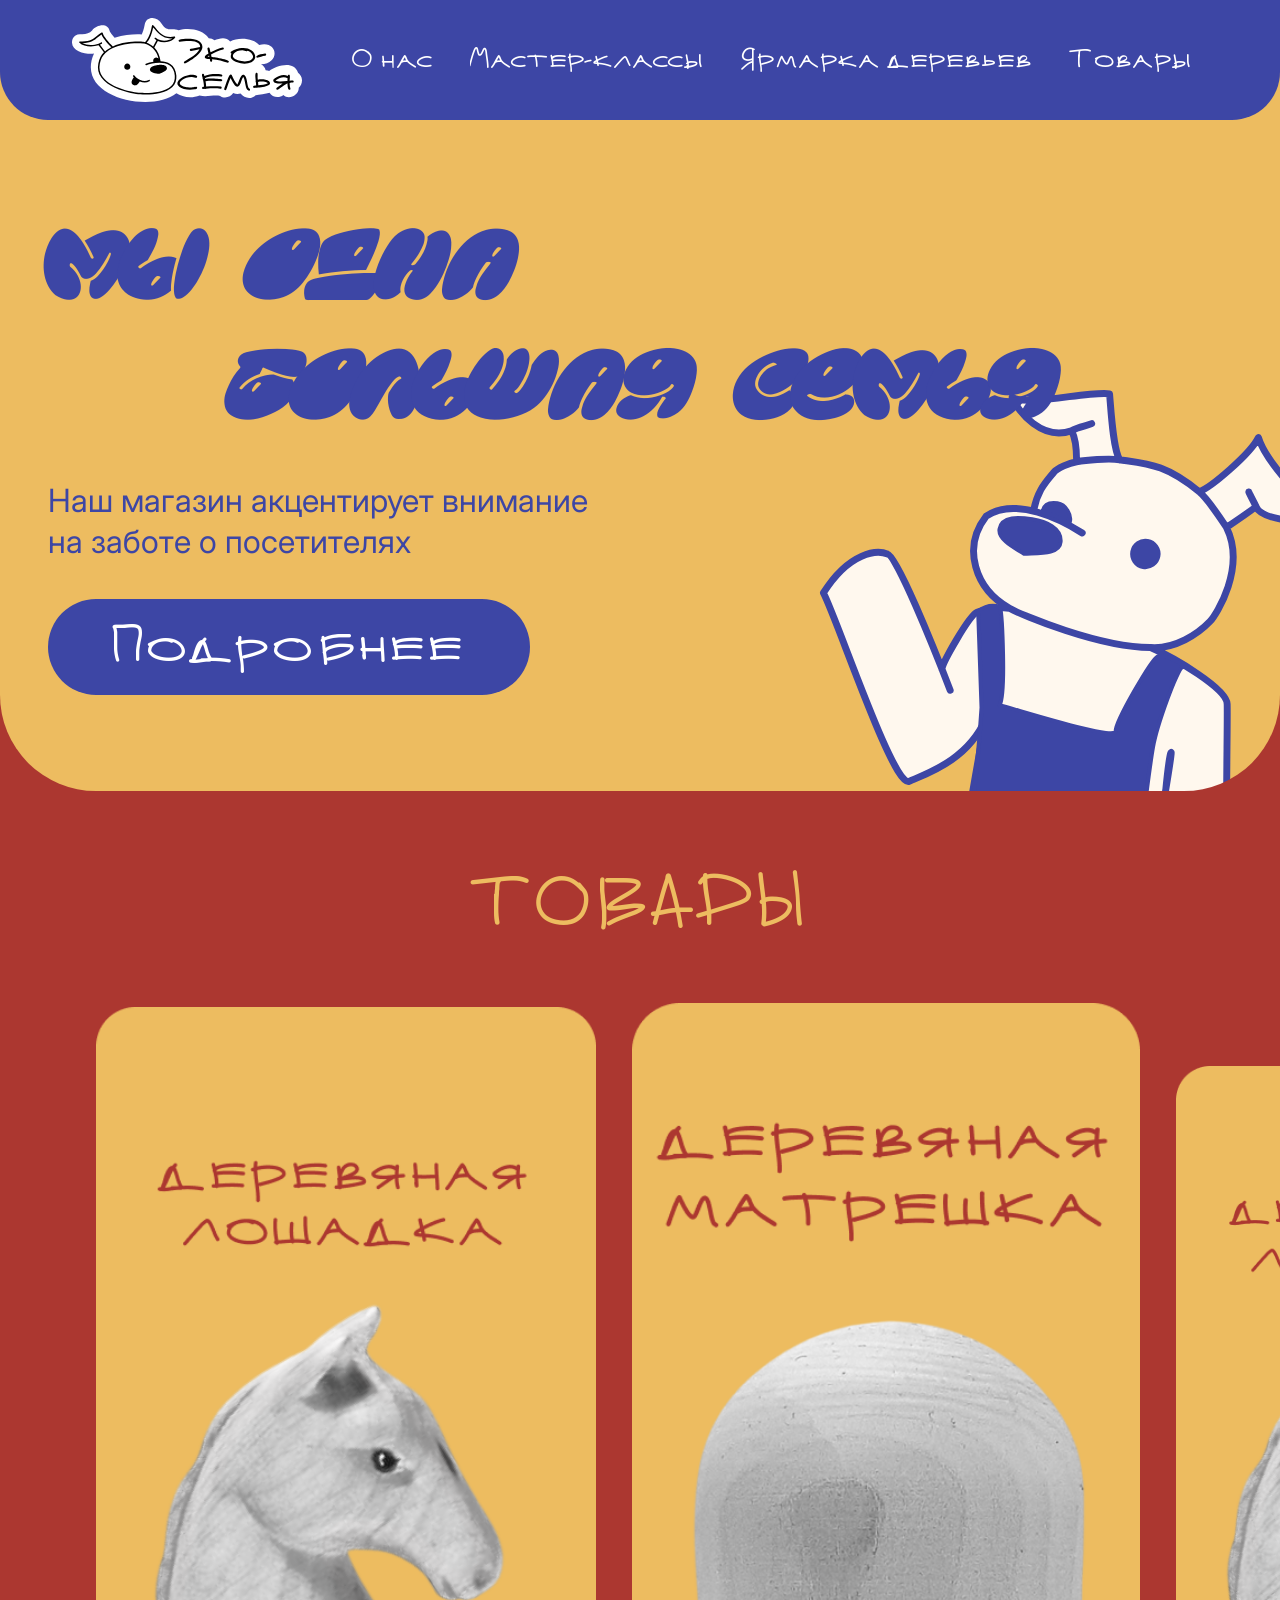
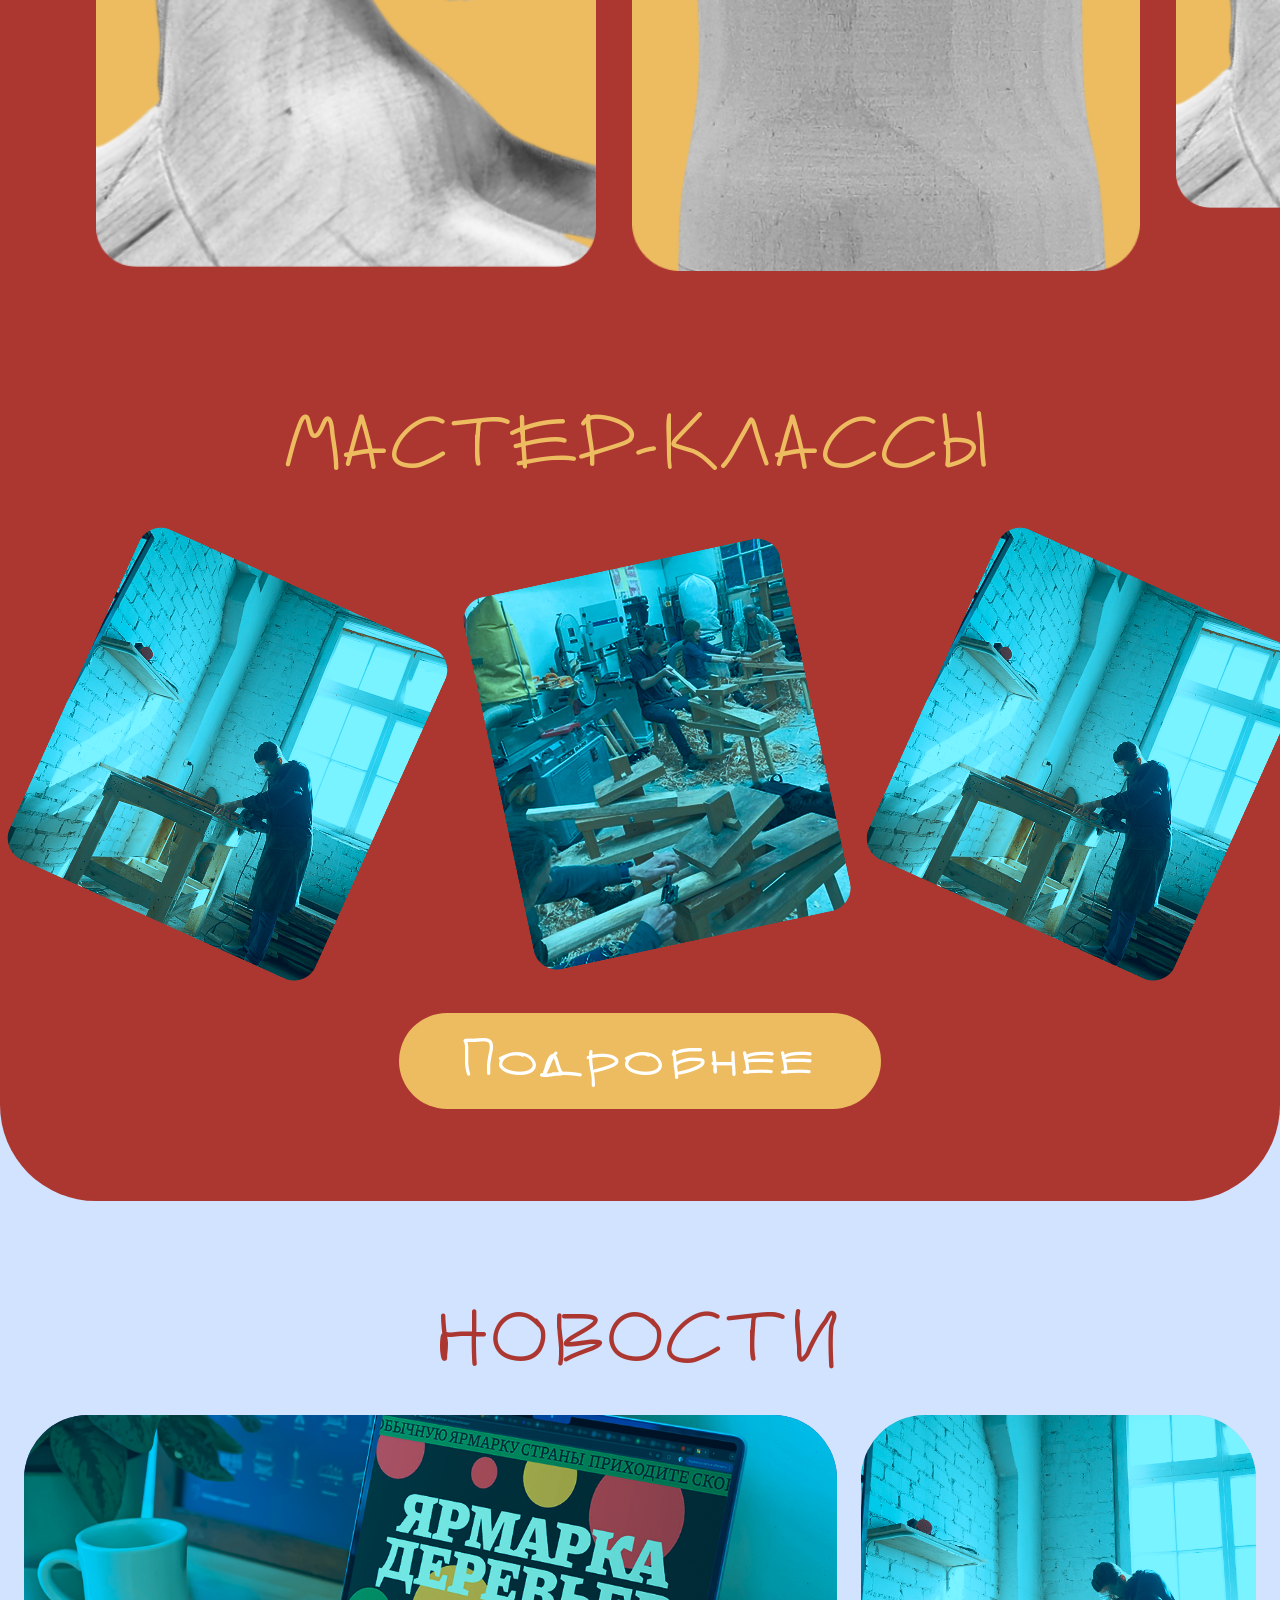
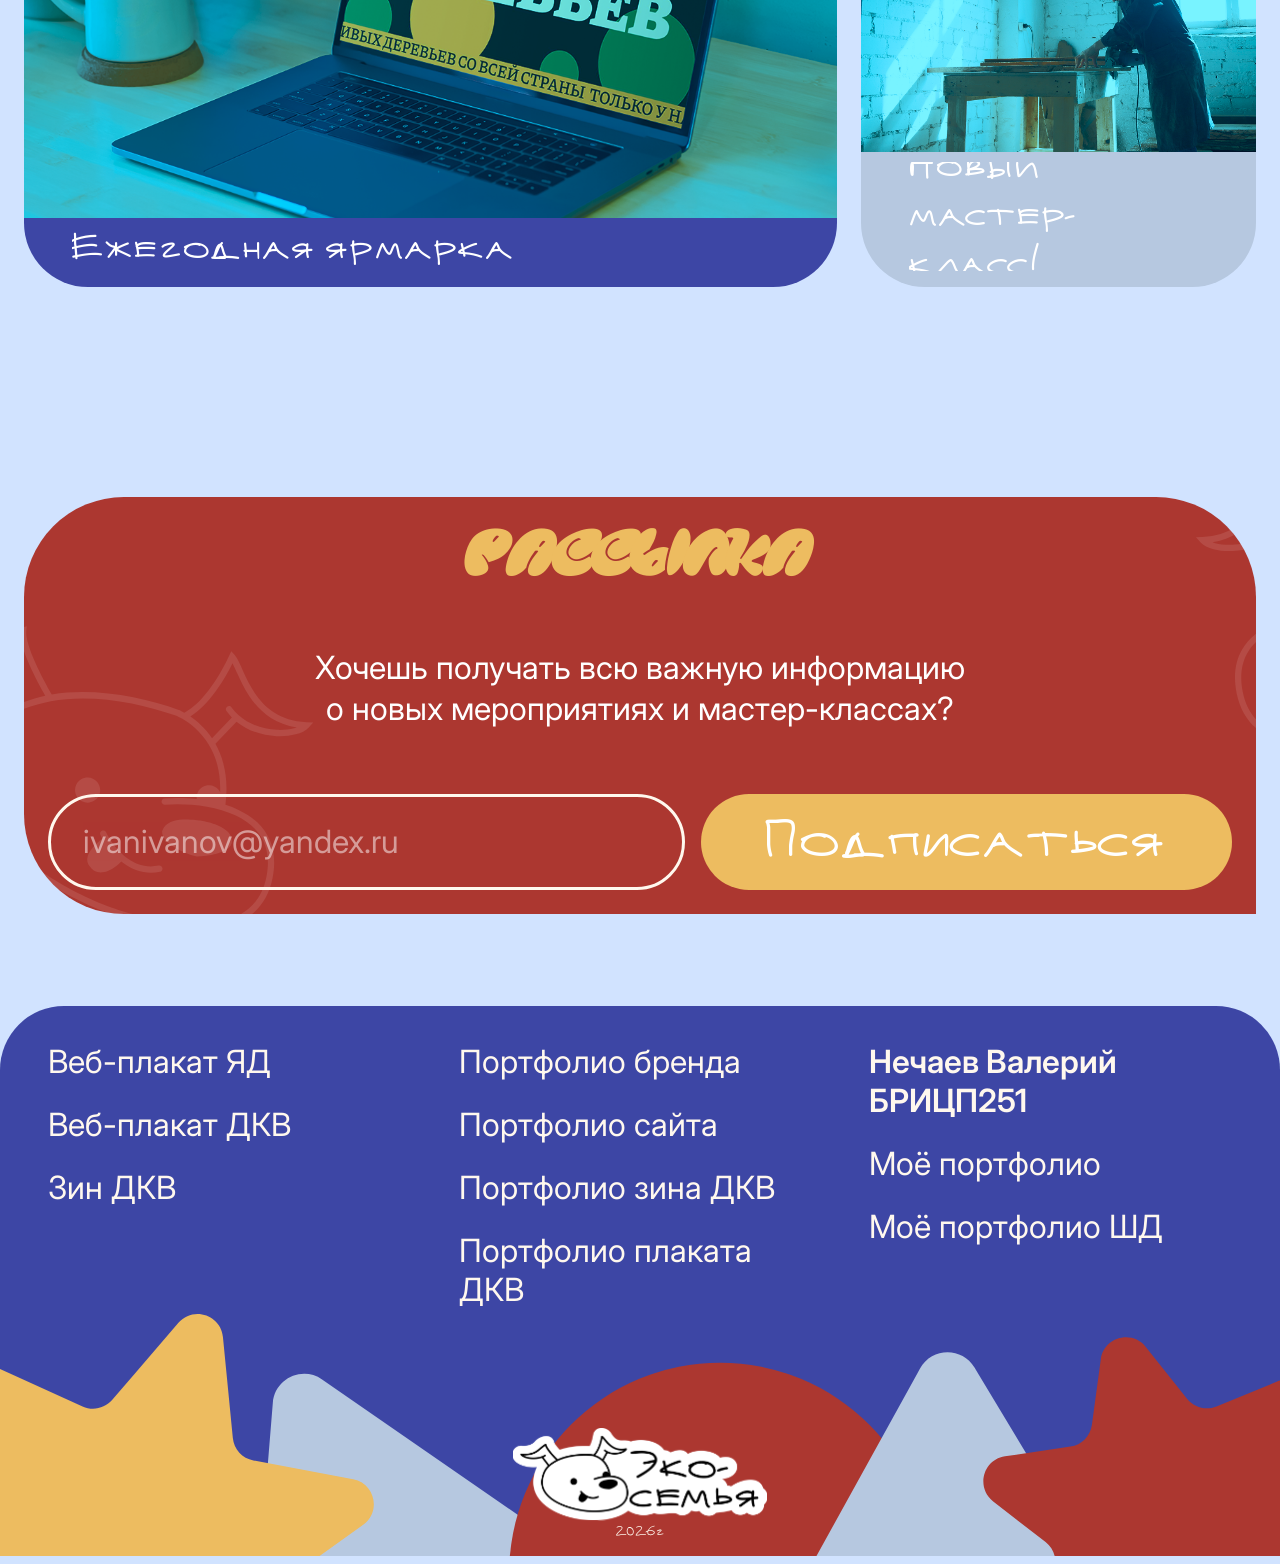
<file: index.html>
<!doctype html>
<html lang="en">
  <head>
    <meta charset="UTF-8" />
    <meta name="viewport" content="width=device-width, initial-scale=1.0" />
    <link rel="stylesheet" href="styles/styles.css" />
    <link rel="icon" href="assets/img/Favicon.png" type="image/png" />
    <title>Эко-семья</title>
  </head>
  <body>
    <main>
      <div class="firstFrame">
        <div
          style="background-image: url(&quot;assets/img/titleMain.svg&quot;)"
          class="titleFrame"
        >
          <div class="titleText">
            <h1>Мы одна</h1>
            <h1 style="text-align: center">большая семья</h1>
          </div>
          <div class="titleAbout">
            <p>
              Наш магазин акцентирует внимание <br />
              на&nbsp;заботе о&nbsp;посетителях
            </p>
            <button class="blue" role="link" data-href="aboutUs.html">
              <h3>Подробнее</h3>
            </button>
          </div>
        </div>
        <div class="subTitleFrame">
          <div class="infoBlock">
            <h2>Товары</h2>
            <div class="productsRoller">
              <a class="card" data-js="productCard" href="products.html"
                ><img src="assets\img\toyCard.png"
              /></a>
              <a class="card" data-js="productCard" href="products.html"
                ><img src="assets\img\toyCard2.png"
              /></a>
              <a class="card" data-js="productCard" href="products.html"
                ><img src="assets\img\toyCard.png"
              /></a>
              <a class="card" data-js="productCard" href="products.html"
                ><img src="assets\img\toyCard2.png"
              /></a>
              <a class="card" data-js="productCard" href="products.html"
                ><img src="assets\img\toyCard.png"
              /></a>
              <a class="card" data-js="productCard" href="products.html"
                ><img src="assets\img\toyCard2.png"
              /></a>
              <a class="card" data-js="productCard" href="products.html"
                ><img src="assets\img\toyCard.png"
              /></a>
            </div>
          </div>
          <div class="infoBlock">
            <h2>Мастер-классы</h2>
            <div class="trail">
              <div class="animFrame">
                <img class="mc" src="assets/img/mastersclasses.png" />
                <img class="mc" src="assets/img/mastersclasses.png" />
              </div>
            </div>
            <button class="yellow" role="link" data-href="masterСlasses.html">
              <h3>Подробнее</h3>
            </button>
          </div>
        </div>
      </div>
      <div class="secondFrame">
        <div class="infoBlock">
          <h2 style="color: #ac3730">Новости</h2>
          <div class="news">
            <a class="efNews" href="entFair.html">
              <img src="assets/img/efnews.png" alt="" />
              <div class="newsName"><p>Ежегодная ярмарка</p></div></a
            >
            <a class="mcNews" href="masterСlasses.html">
              <img src="assets/img/mcnews.png" alt="" />
              <div class="newsName"><p>Новый мастер-класс!</p></div>
            </a>
          </div>
        </div>
        <div class="infoBlock">
          <div class="formMessage">
            <h2>Рассылка</h2>
            <p>
              Хочешь получать всю важную информацию о&nbsp;новых мероприятиях
              и&nbsp;мастер-классах?
            </p>
            <div class="formButtons">
              <input type="text" placeholder="ivanivanov@yandex.ru" />
              <button class="yellow" role="link" data-href="form.html">
                <h3>Подписаться</h3>
              </button>
            </div>
          </div>
        </div>
      </div>
    </main>
    <script src="scripts/main.js"></script>
    <script src="scripts/productCards.js"></script>
  </body>
</html>
</file>
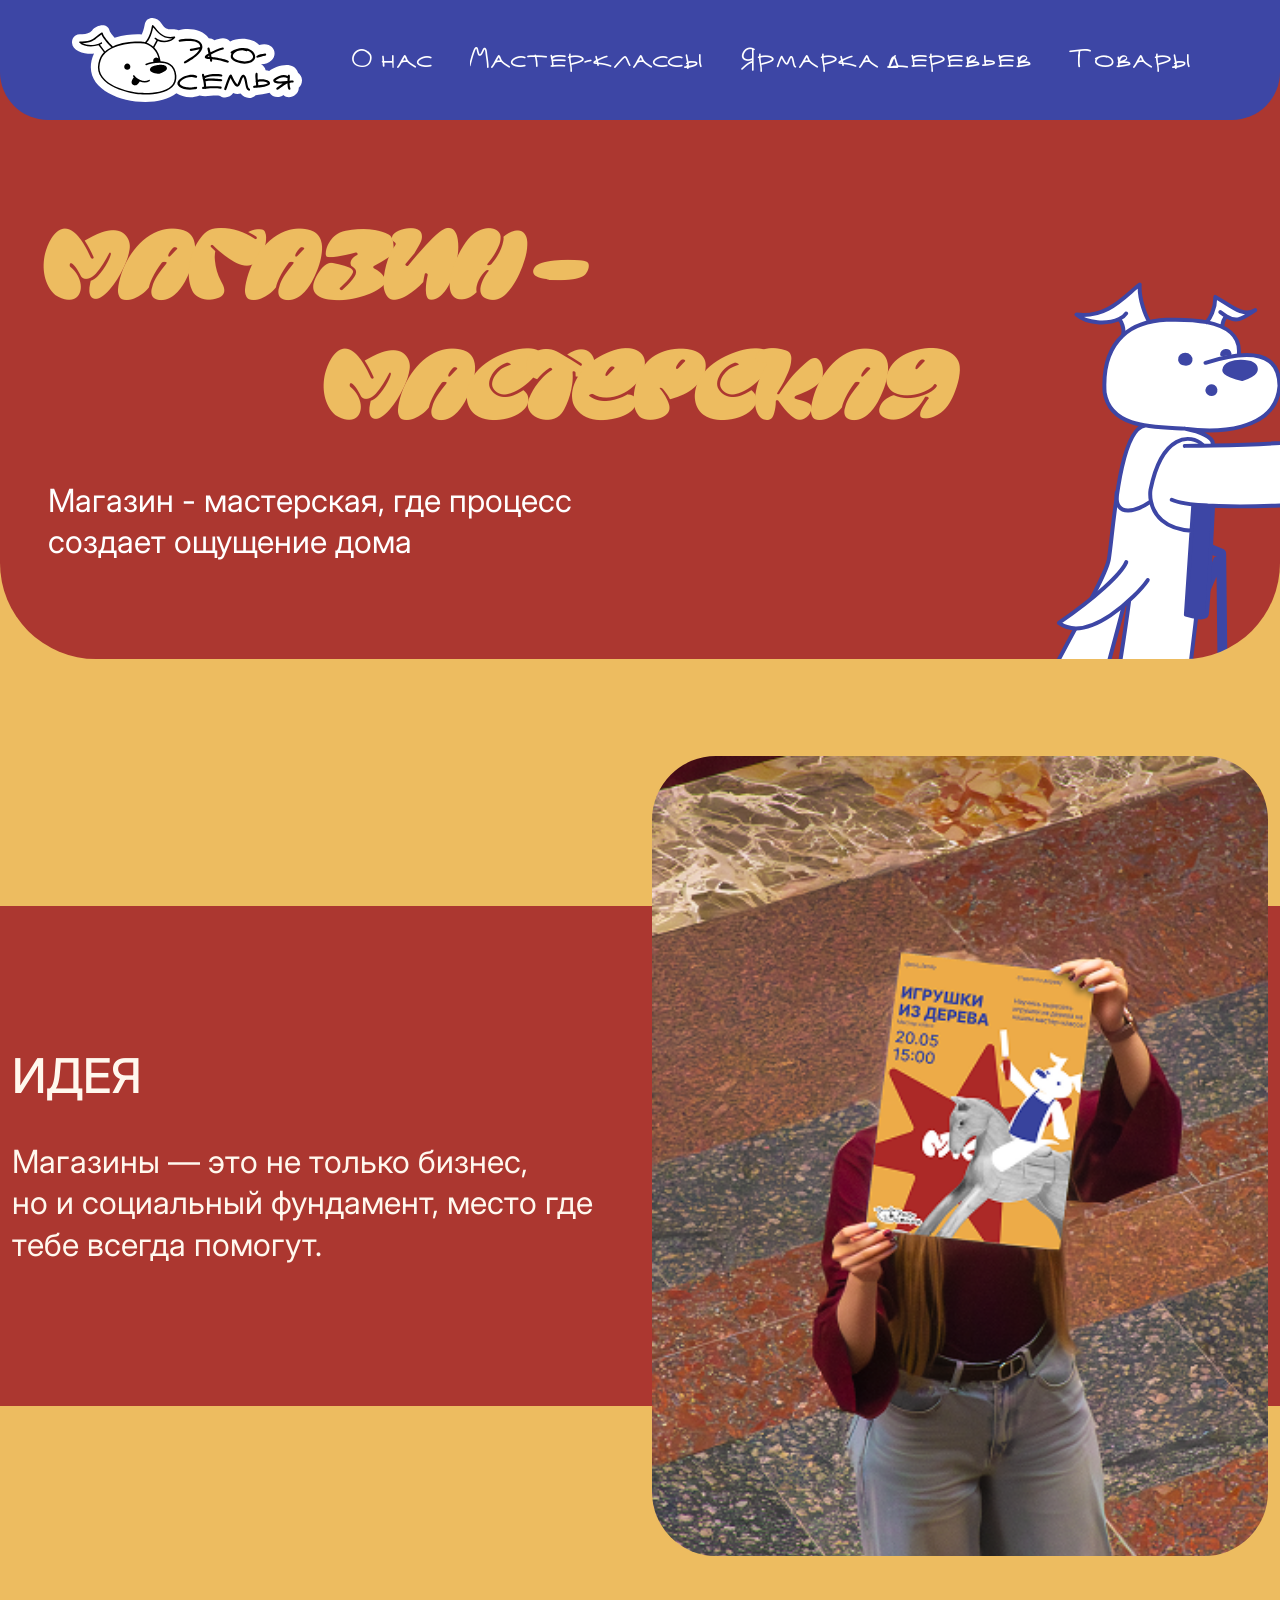
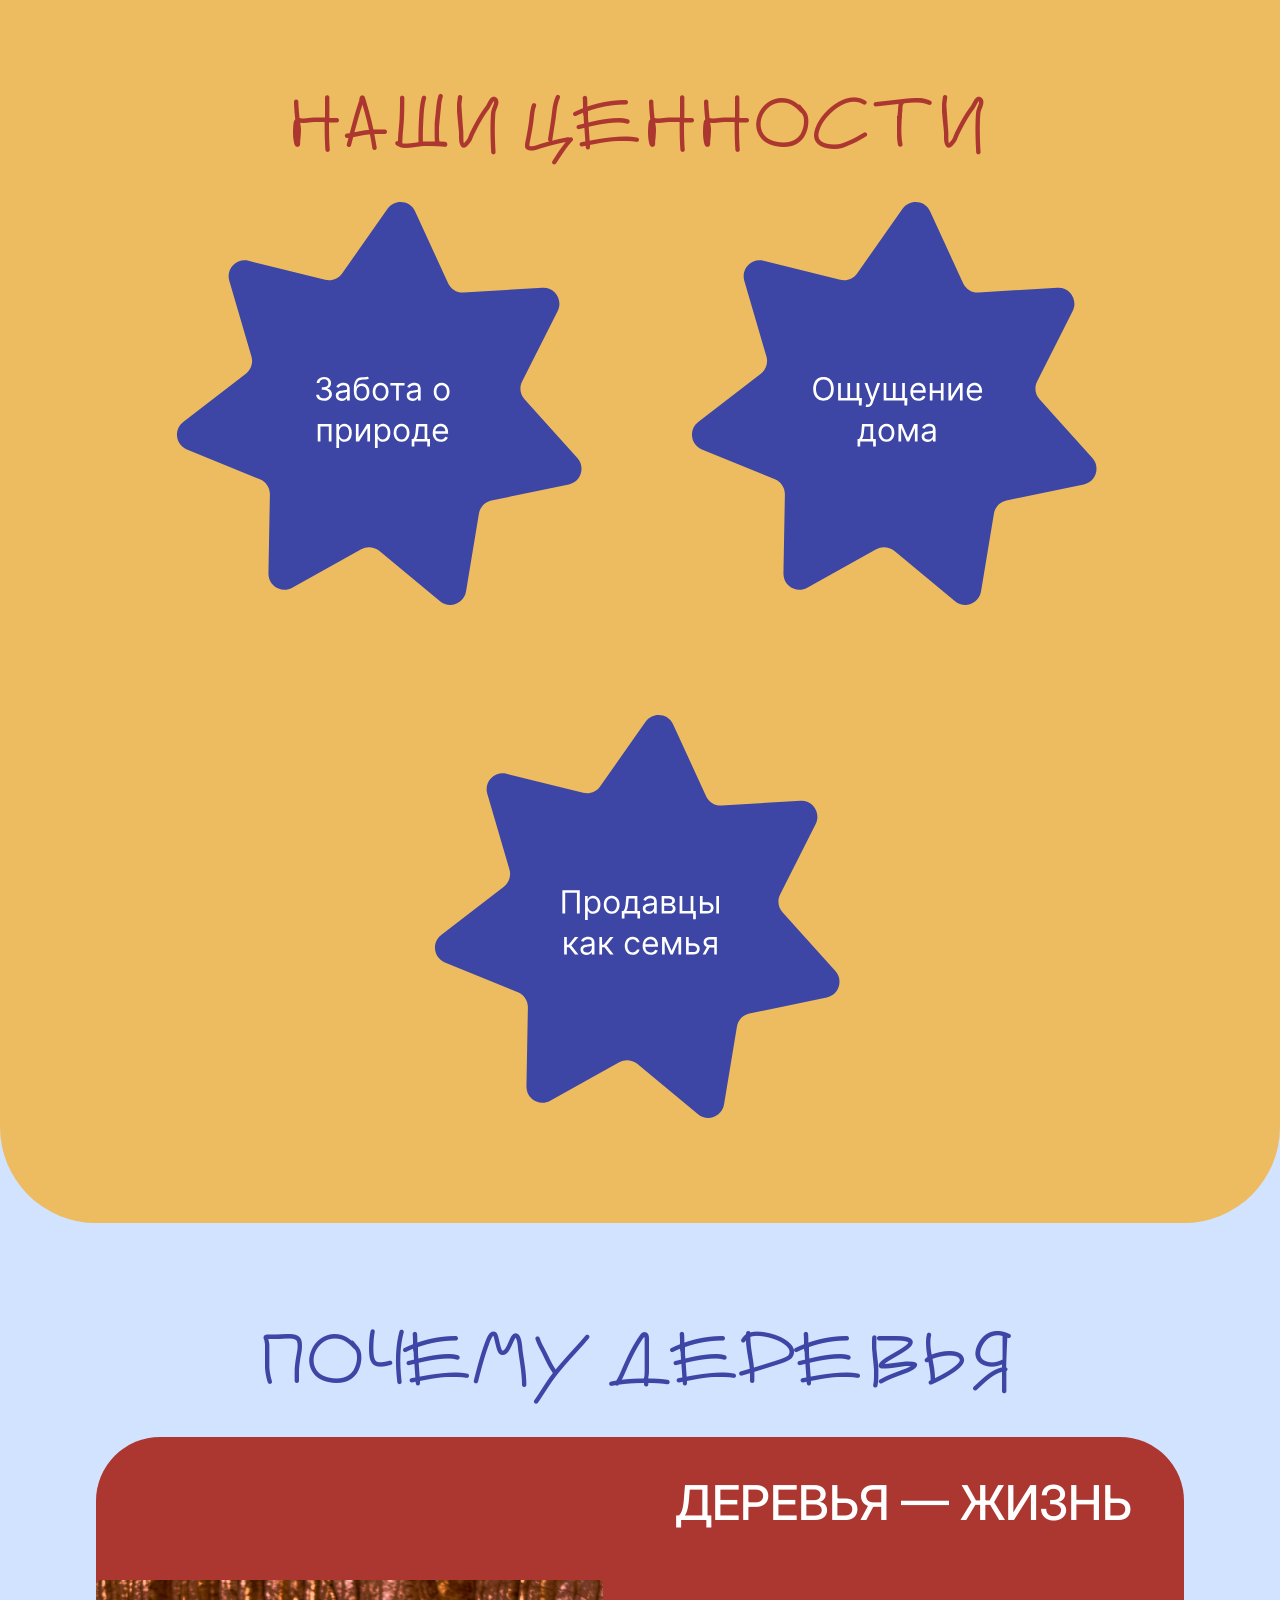
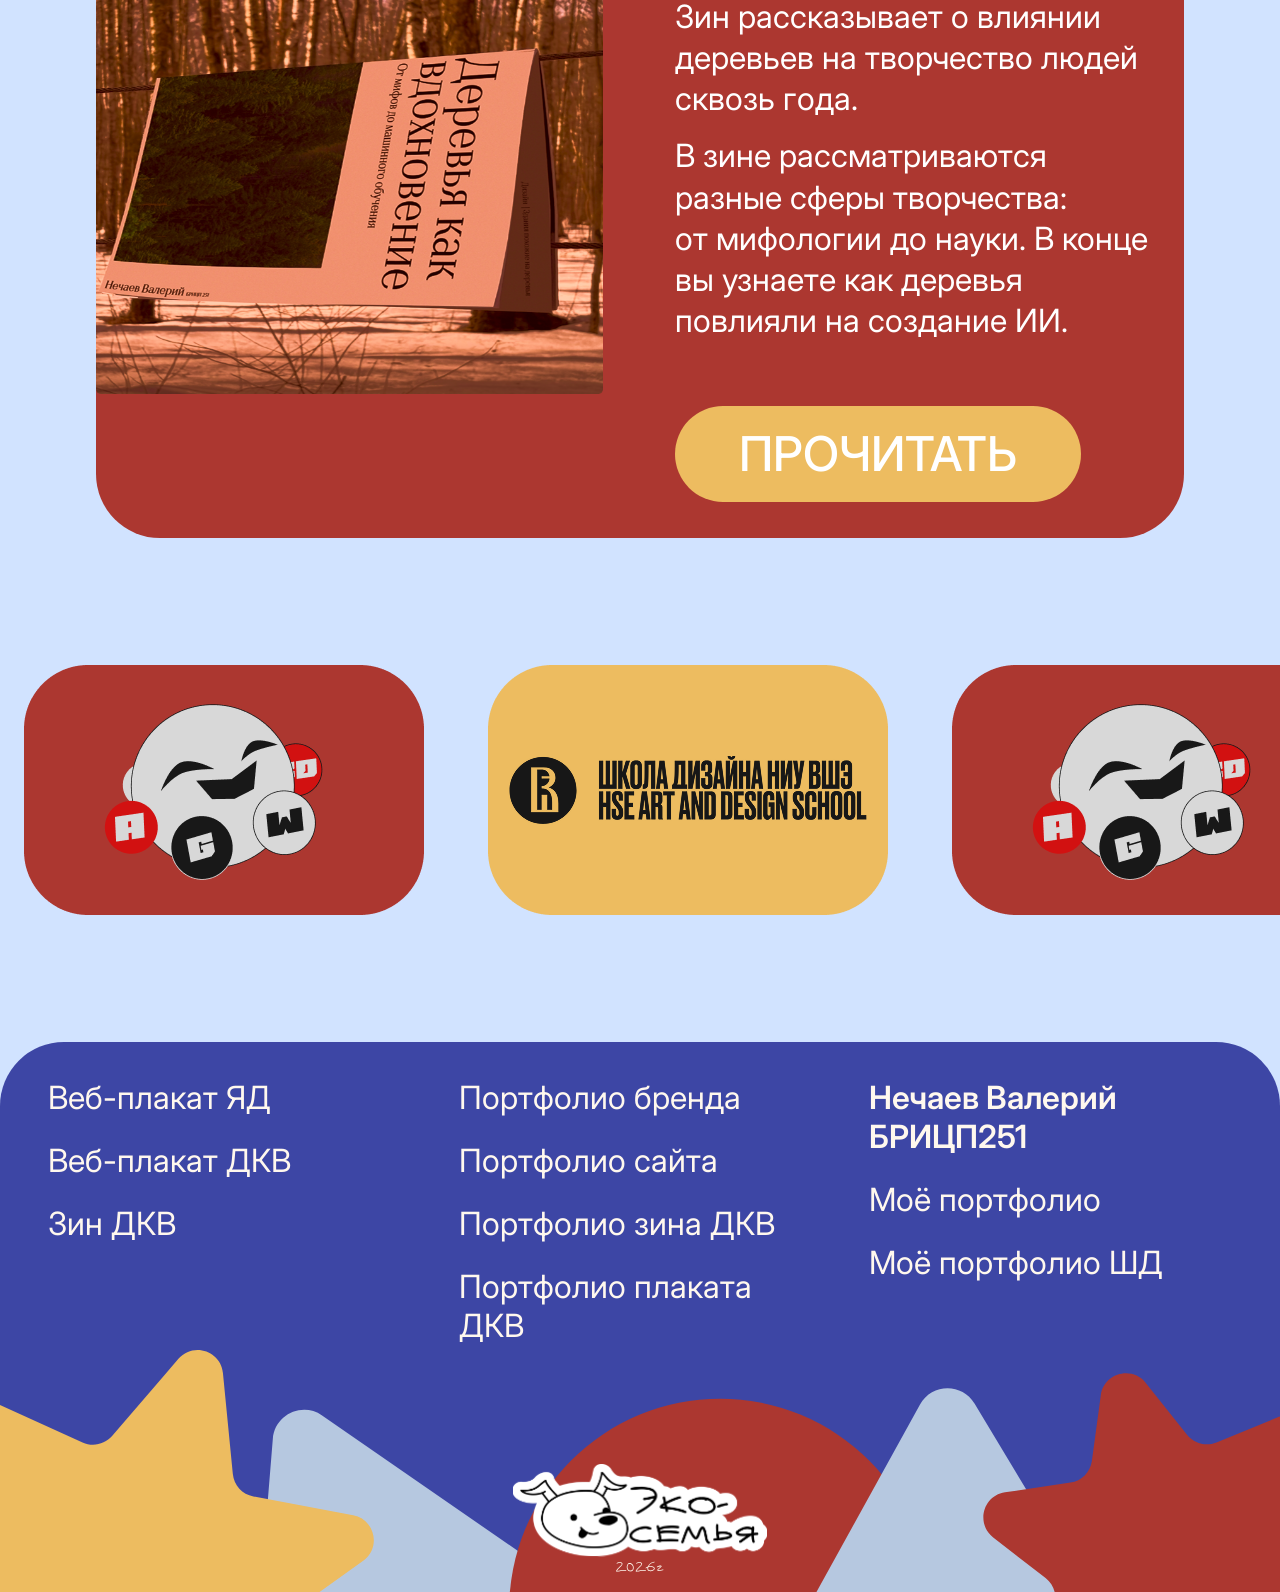
<file: aboutUs.html>
<!doctype html>
<html lang="en">
  <head>
    <meta charset="UTF-8" />
    <meta name="viewport" content="width=device-width, initial-scale=1.0" />
    <link rel="stylesheet" href="styles/styles.css" />
    <link rel="icon" href="assets/img/Favicon.png" type="image/png" />
    <title>Эко-семья - О нас</title>
  </head>
  <body>
    <main>
      <div class="firstFrame">
        <div
          style="background-image: url(&quot;assets/img/titleAbout.svg&quot;)"
          class="titleFrame"
        >
          <div class="titleText">
            <h1 style="color: #edbc60">Магазин-</h1>
            <h1 style="text-align: center; color: #edbc60">мастерская</h1>
          </div>
          <div class="titleAbout">
            <p style="color: #fff">
              Магазин - мастерская, где процесс <br />
              создает ощущение дома
            </p>
          </div>
        </div>
        <div style="background-color: #edbc60" class="subTitleFrame">
          <div class="forBoard">
            <div class="boardInfo">
              <div class="boardText">
                <h2>ИДЕЯ</h2>
                <p>
                  Магазины&nbsp;&mdash; это не&nbsp;только бизнес,
                  но&nbsp;и&nbsp;социальный фундамент, место где тебе всегда
                  помогут.
                </p>
              </div>
              <img src="assets/img/idea1.png" />
              <img class="onlyPc" src="assets/img/idea2.png" />
              <img class="onlyPc" src="assets/img/idea3.png" />
            </div>
          </div>
          <div class="infoBlock">
            <h2 style="color: #ac3730">Наши ценности</h2>
            <div style="gap: 96px" class="posters">
              <img src="assets/img/star1.svg" />
              <img src="assets/img/star2.svg" />
              <img src="assets/img/star3.svg" />
            </div>
          </div>
        </div>
      </div>
      <div class="secondFrame">
        <div class="infoBlock">
          <h2 style="color: #3d46a5">Почему деревья</h2>
          <div class="forHalfBlock">
            <div class="halfBlock">
              <img src="assets/img/trees.png" alt="" />
              <div class="halfBlockText">
                <h3>Деревья&nbsp;&mdash; жизнь</h3>
                <div class="halfBlockTextMerge">
                  <p>
                    Зин рассказывает о&nbsp;влиянии деревьев на&nbsp;творчество
                    людей сквозь года.
                  </p>
                  <p>
                    В&nbsp;зине рассматриваются разные сферы творчества:
                    от&nbsp;мифологии до&nbsp;науки. В&nbsp;конце
                    вы&nbsp;узнаете как деревья повлияли
                    на&nbsp;создание&nbsp;ИИ.
                  </p>
                </div>
                <button
                  class="yellow"
                  role="link"
                  data-href="https://www.calameo.com/read/008187931fe053970702e?authid=asxczqyHLspE"
                >
                  <h3>прочитать</h3>
                </button>
              </div>
            </div>
          </div>
        </div>
        <div class="infoBlock">
          <div class="trail">
            <div class="animFrame">
              <img class="mc" src="assets/img/partners.png" />
              <img class="mc" src="assets/img/partners.png" />
            </div>
          </div>
        </div>
      </div>
    </main>
    <script src="./scripts/main.js"></script>
  </body>
</html>
</file>
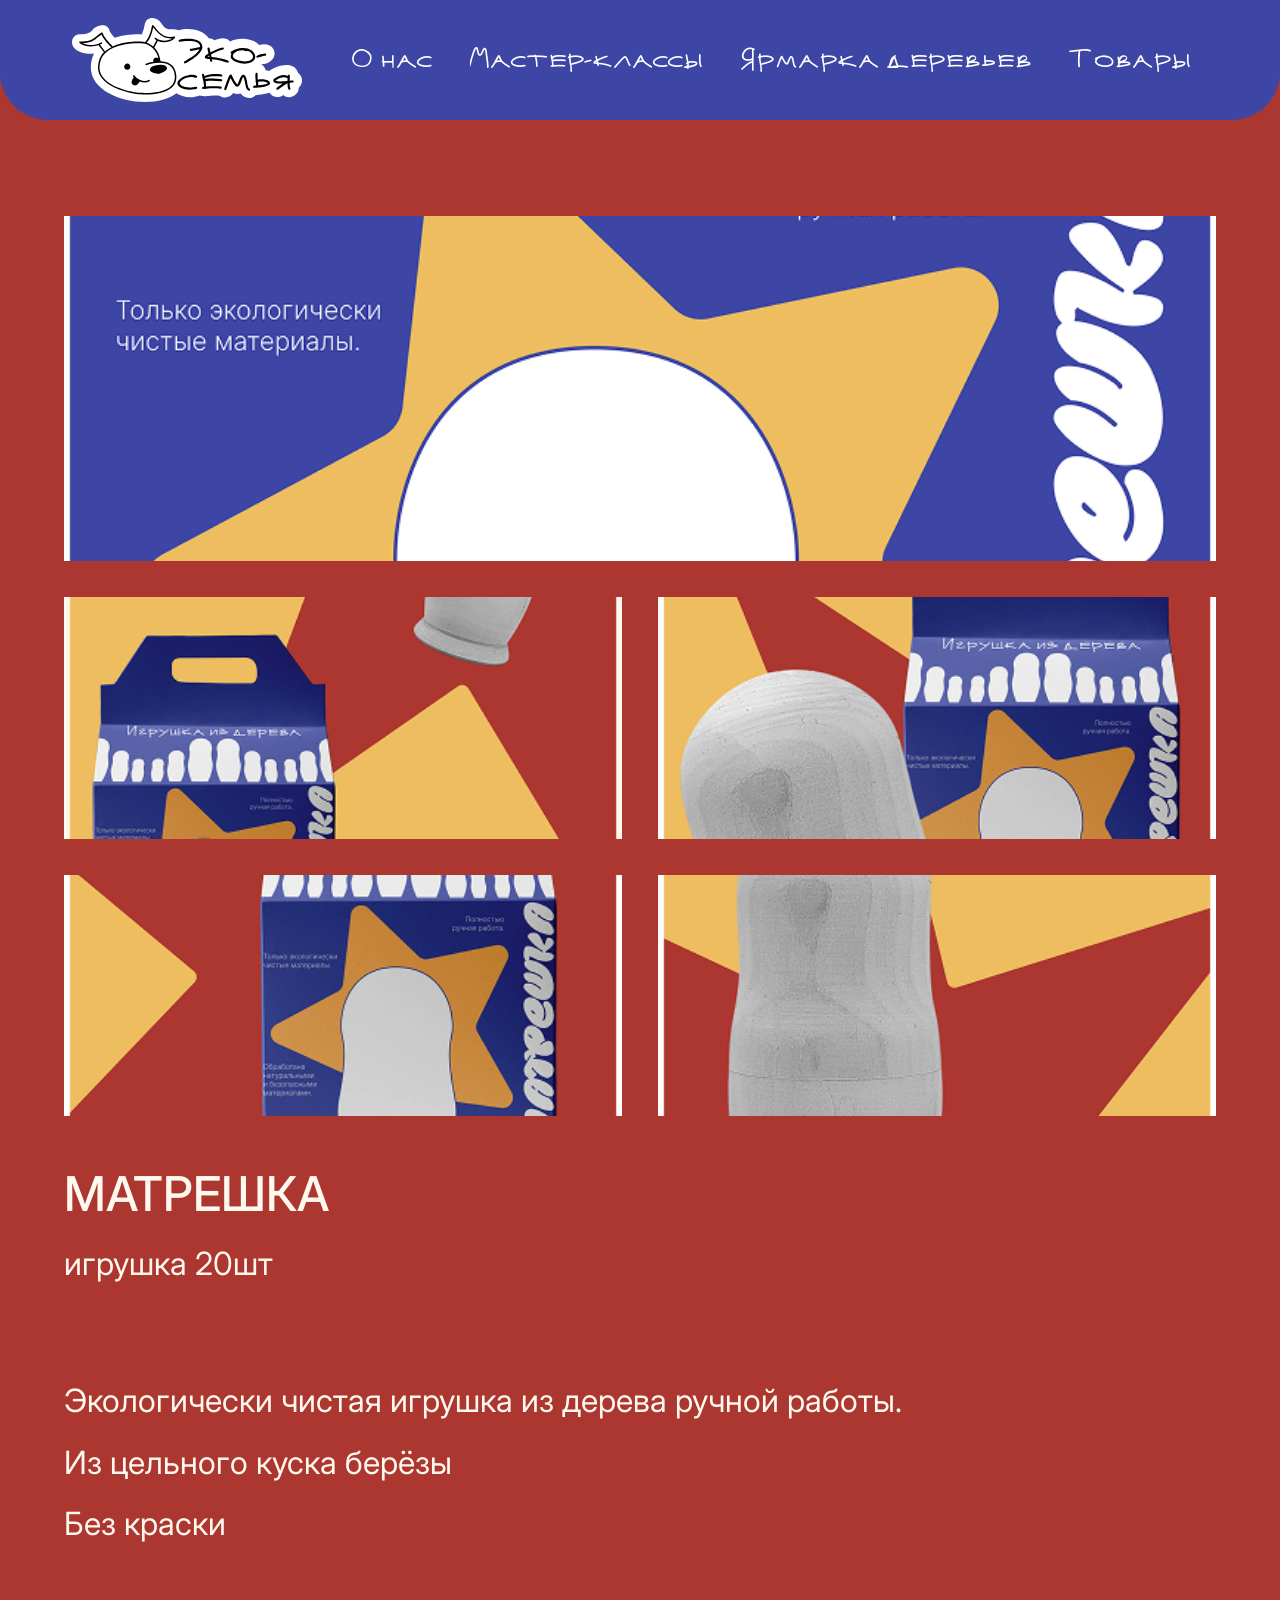
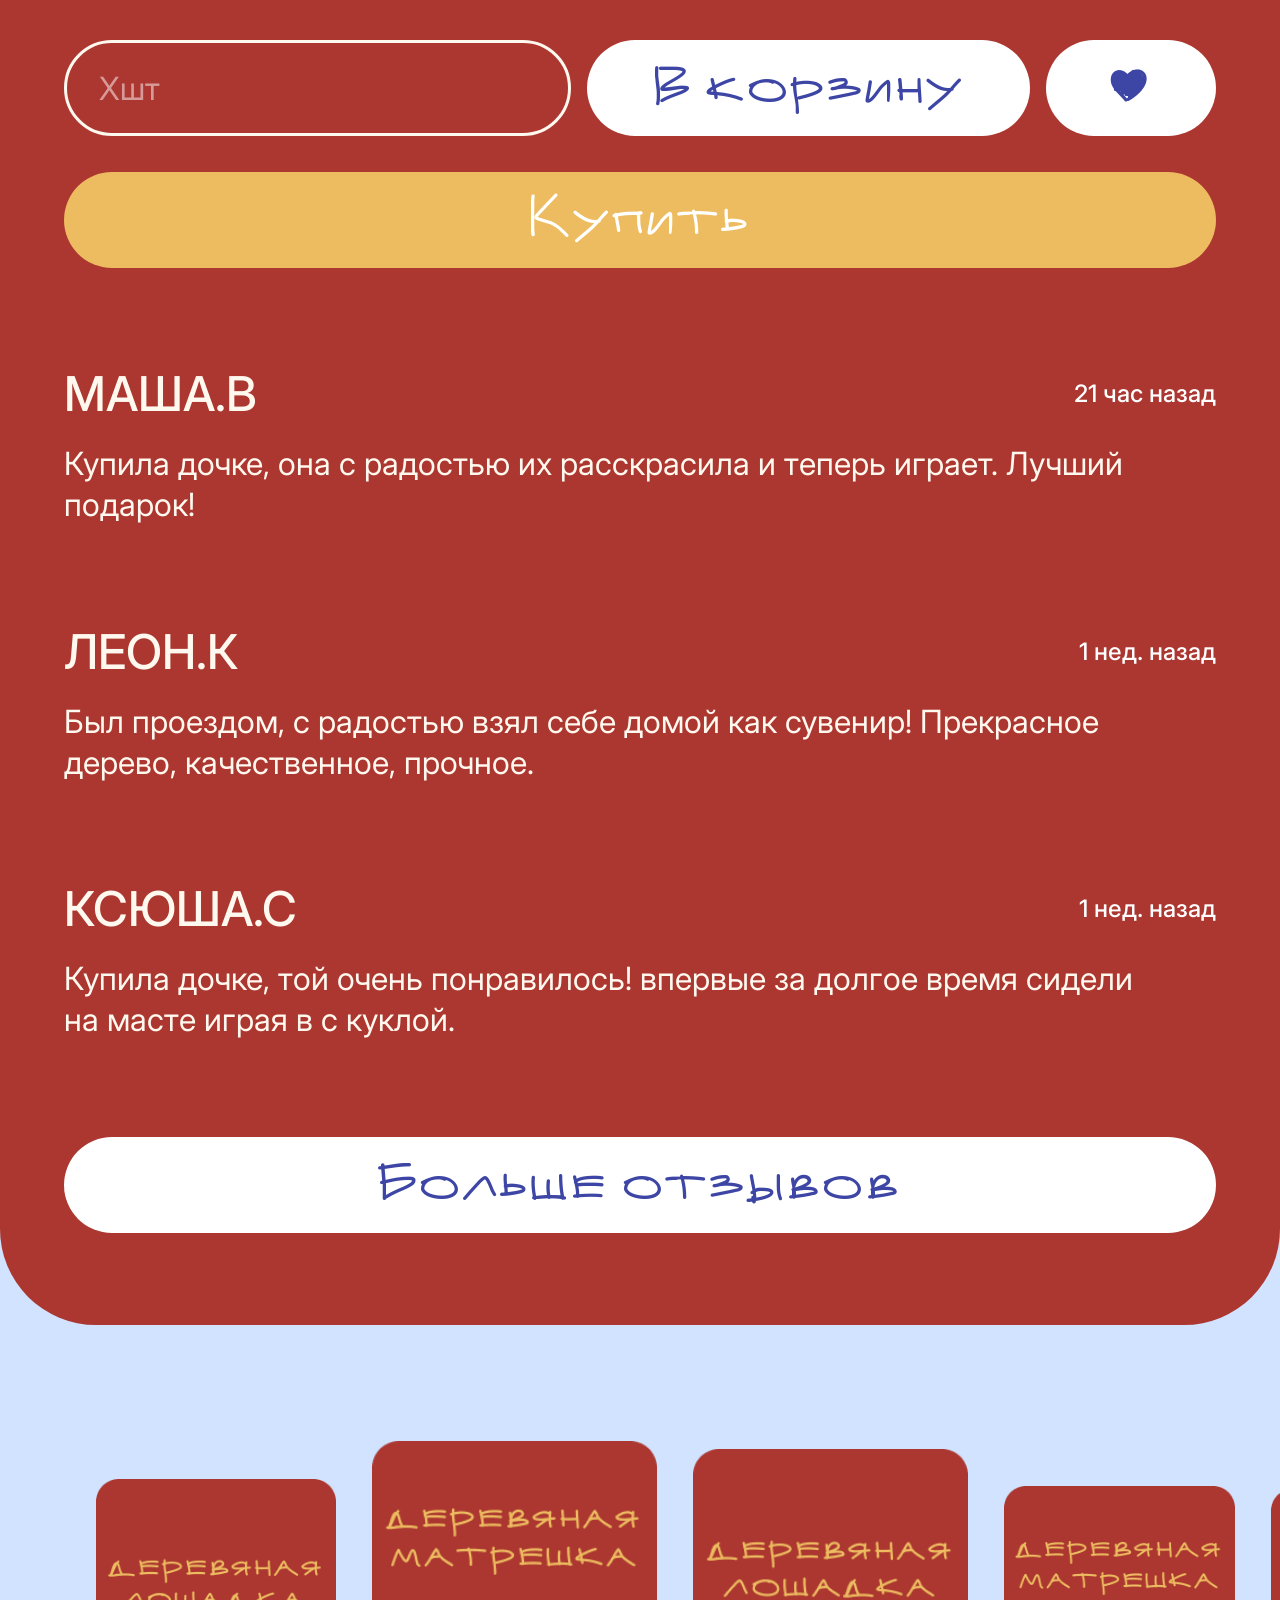
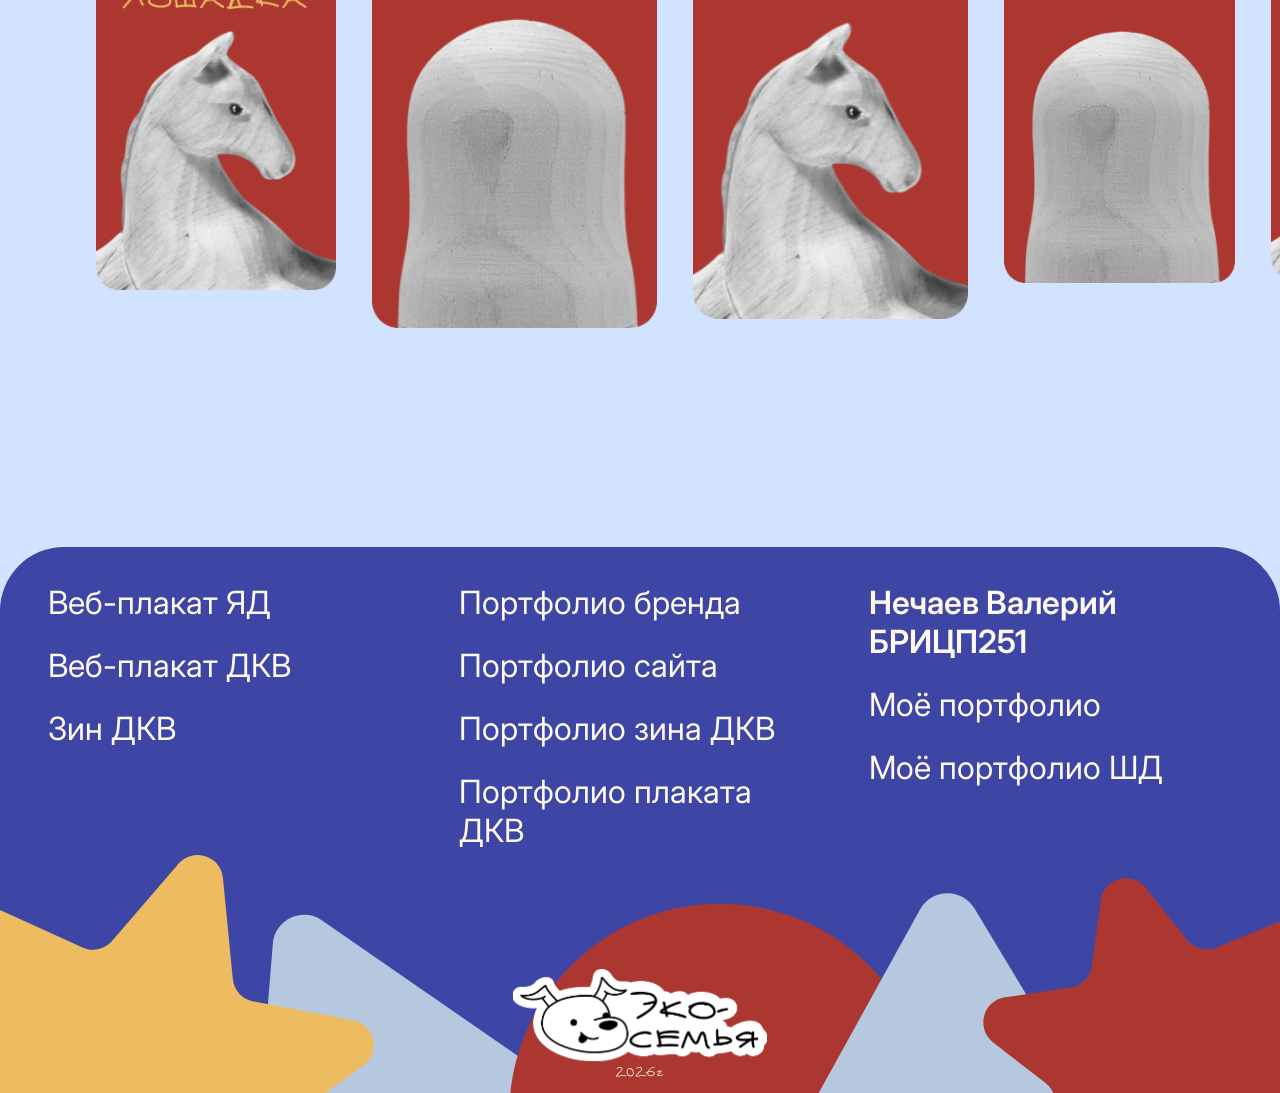
<file: doll.html>
<!doctype html>
<html lang="en">
  <head>
    <meta charset="UTF-8" />
    <meta name="viewport" content="width=device-width, initial-scale=1.0" />
    <link rel="stylesheet" href="styles/styles.css" />
    <link rel="icon" href="assets/img/Favicon.png" type="image/png" />
    <title>Эко-семья - Матрешка</title>
  </head>
  <body>
    <main>
      <div class="productCard">
        <div class="productImages">
          <img style="width: 100%" src="assets/img/doll1.png" />
          <div class="productImageRow">
            <img src="assets/img/doll2.png" />
            <img src="assets/img/doll3.png" />
          </div>
          <div class="productImageRow">
            <img src="assets/img/doll4.png" />
            <img src="assets/img/doll5.png" />
          </div>
        </div>
        <div class="productInfo">
          <div class="mergeBlock">
            <h2>Матрешка</h2>
            <p>игрушка 20шт</p>
          </div>
          <div class="mergeBlock">
            <p>Экологически чистая игрушка из&nbsp;дерева ручной работы.</p>
            <p>Из&nbsp;цельного куска берёзы</p>
            <p>Без краски</p>
          </div>
          <div class="buttons">
            <div class="buttonsRow">
              <input type="text" placeholder="Хшт" />
              <button class="white" role="link" data-href="404.html">
                <h3>В корзину</h3>
              </button>
              <button class="white" role="link" data-href="404.html">
                <h3>♥</h3>
              </button>
            </div>
            <button class="yellow" role="link" data-href="404.html">
              <h3>Купить</h3>
            </button>
          </div>
          <div class="mergeBlock">
            <div class="comentHead">
              <h2>Маша.В</h2>
              <h4>21 час назад</h4>
            </div>
            <p>
              Купила дочке, она с&nbsp;радостью их&nbsp;расскрасила
              и&nbsp;теперь играет. Лучший подарок!
            </p>
          </div>
          <div class="mergeBlock">
            <div class="comentHead">
              <h2>Леон.К</h2>
              <h4>1 нед. назад</h4>
            </div>
            <p>
              Был проездом, с&nbsp;радостью взял себе домой как сувенир!
              Прекрасное дерево, качественное, прочное.
            </p>
          </div>

          <div class="mergeBlock">
            <div class="comentHead">
              <h2>Ксюша.С</h2>
              <h4>1 нед. назад</h4>
            </div>
            <p>
              Купила дочке, той очень понравилось! впервые за&nbsp;долгое время
              сидели на&nbsp;масте играя в&nbsp;с&nbsp;куклой.
            </p>
          </div>
          <button class="white" role="link" data-href="404.html">
            <h3>Больше отзывов</h3>
          </button>
        </div>
      </div>
      <div class="infoBlock">
        <div class="productsRoller">
          <a class="card" data-js="productCard" href="products.html"
            ><img src="assets\img\toyCardRed1.png"
          /></a>
          <a class="card" data-js="productCard" href="products.html"
            ><img src="assets\img\toyCardRed2.png"
          /></a>
          <a class="card" data-js="productCard" href="products.html"
            ><img src="assets\img\toyCardRed1.png"
          /></a>
          <a class="card" data-js="productCard" href="products.html"
            ><img src="assets\img\toyCardRed2.png"
          /></a>
          <a class="card" data-js="productCard" href="products.html"
            ><img src="assets\img\toyCardRed1.png"
          /></a>
          <a class="card" data-js="productCard" href="products.html"
            ><img src="assets\img\toyCardRed2.png"
          /></a>
          <a class="card" data-js="productCard" href="products.html"
            ><img src="assets\img\toyCardRed1.png"
          /></a>
          <a class="card" data-js="productCard" href="products.html"
            ><img src="assets\img\toyCardRed2.png"
          /></a>
          <a class="card" data-js="productCard" href="products.html"
            ><img src="assets\img\toyCardRed1.png"
          /></a>
          <a class="card" data-js="productCard" href="products.html"
            ><img src="assets\img\toyCardRed2.png"
          /></a>
          <a class="card" data-js="productCard" href="products.html"
            ><img src="assets\img\toyCardRed1.png"
          /></a>
          <a class="card" data-js="productCard" href="products.html"
            ><img src="assets\img\toyCardRed2.png"
          /></a>
          <a class="card" data-js="productCard" href="products.html"
            ><img src="assets\img\toyCardRed1.png"
          /></a>
        </div>
      </div>
    </main>
    <footer></footer>
    <script src="./scripts/main.js"></script>
    <script src="./scripts/productCards.js"></script>
  </body>
</html>
</file>
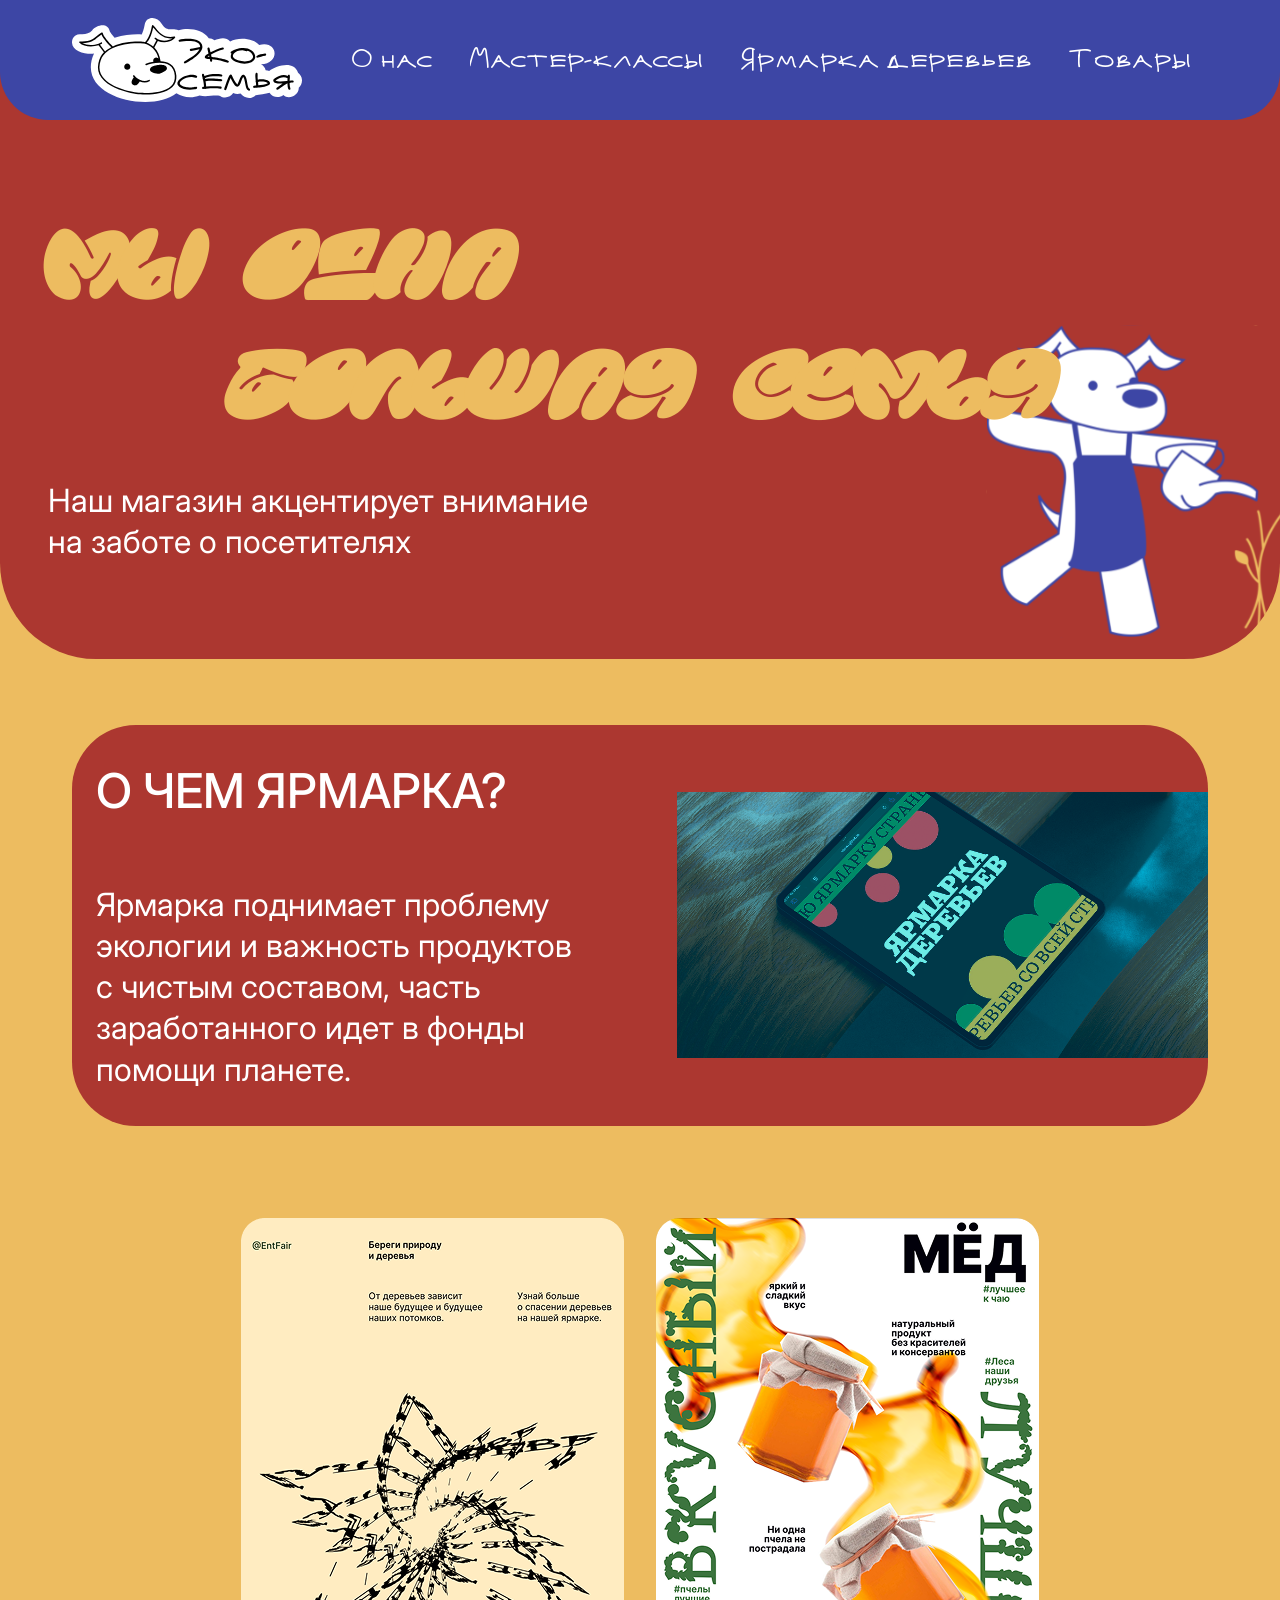
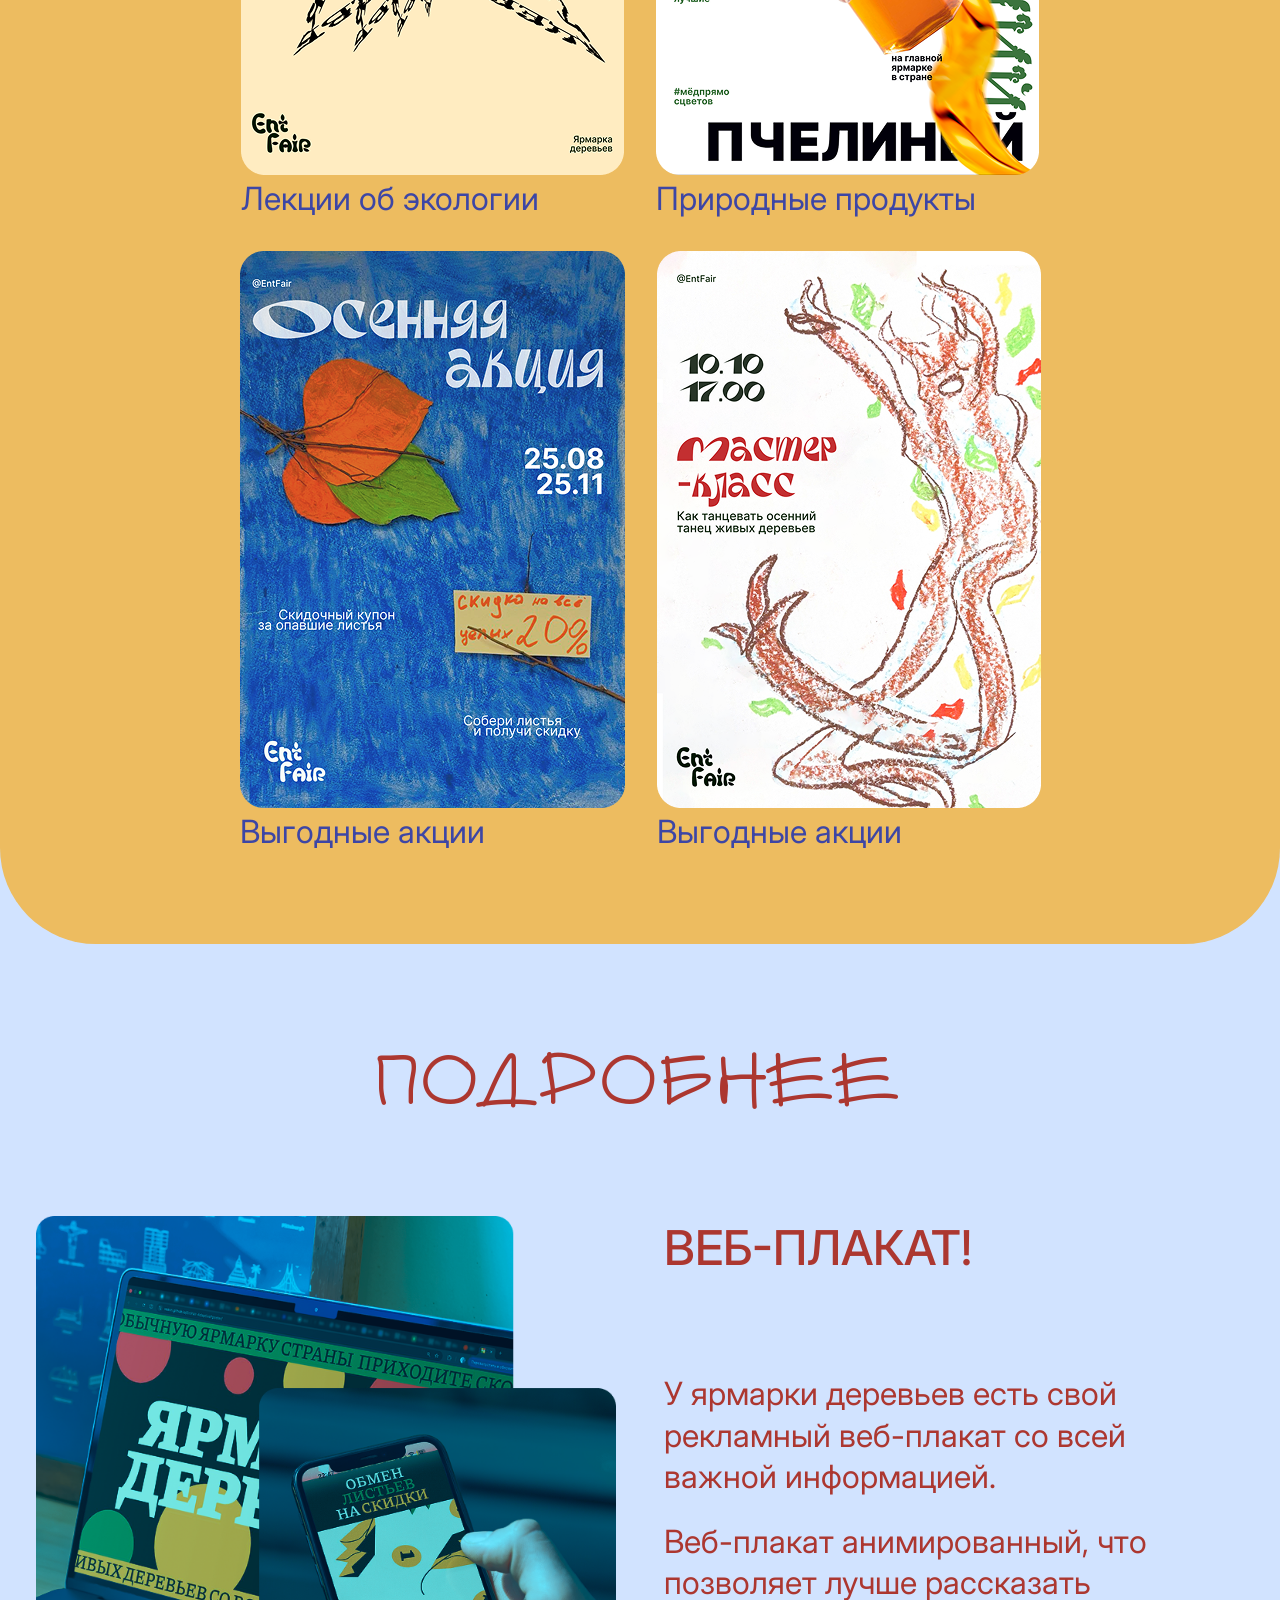
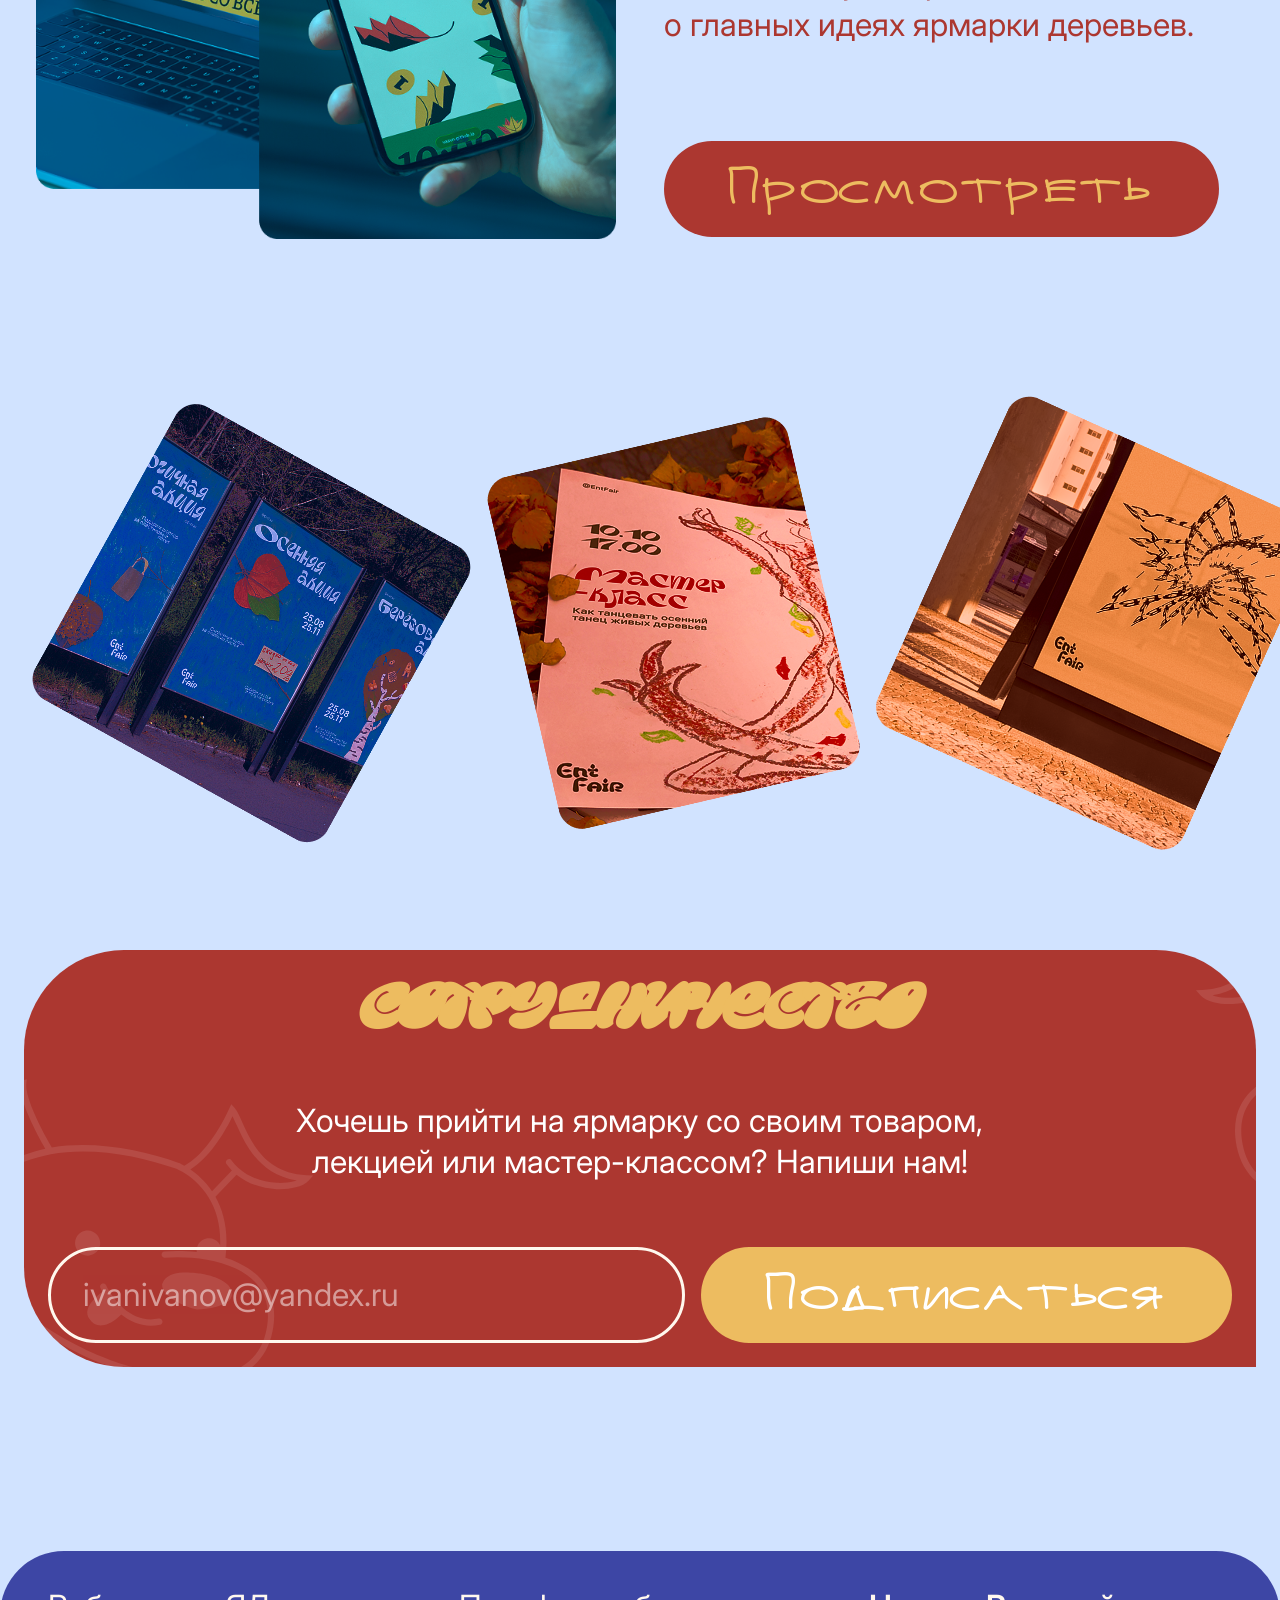
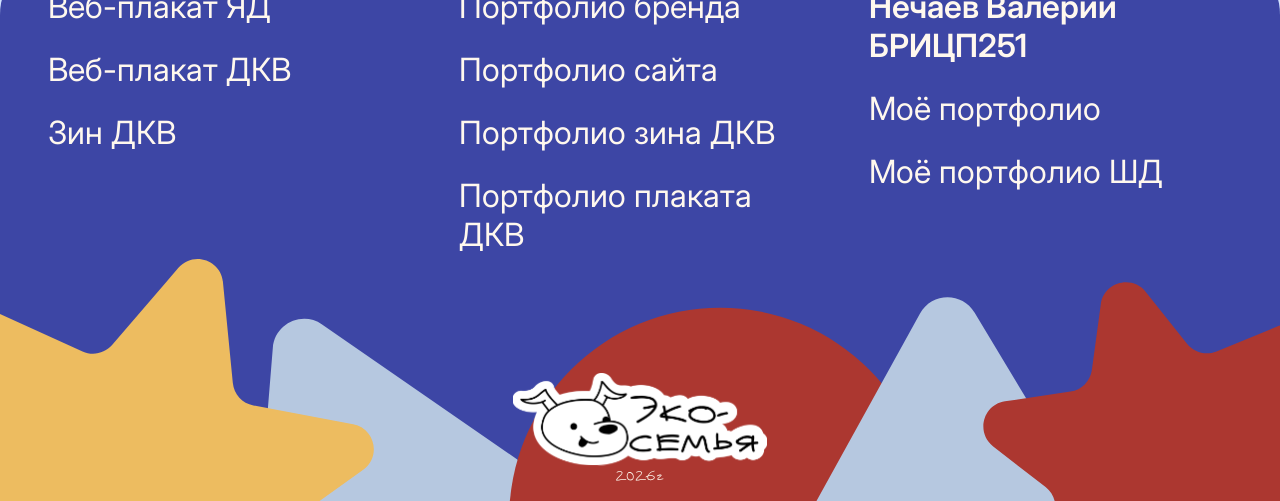
<file: entFair.html>
<!doctype html>
<html lang="en">
  <head>
    <meta charset="UTF-8" />
    <meta name="viewport" content="width=device-width, initial-scale=1.0" />
    <link rel="stylesheet" href="styles/styles.css" />
    <link rel="icon" href="assets/img/Favicon.png" type="image/png" />
    <title>Эко семья - Ежегодная Ярмарка</title>
  </head>
  <body>
    <main>
      <div class="firstFrame">
        <div
          style="background-image: url(&quot;assets/img/titleEF.svg&quot;)"
          class="titleFrame"
        >
          <div class="titleText">
            <h1 style="color: #edbc60">Мы одна</h1>
            <h1 style="text-align: center; color: #edbc60">большая семья</h1>
          </div>
          <div class="titleAbout">
            <p style="color: #fff">
              Наш магазин акцентирует внимание <br />
              на&nbsp;заботе о&nbsp;посетителях
            </p>
          </div>
        </div>
        <div style="background-color: #edbc60" class="subTitleFrame">
          <div class="forHalfBlock">
            <div class="halfBlock">
              <div class="halfBlockText">
                <h3>О чем ярмарка?</h3>
                <p>
                  Ярмарка поднимает проблему экологии и&nbsp;важность продуктов
                  с&nbsp;чистым составом, часть заработанного идет в&nbsp;фонды
                  помощи планете.
                </p>
              </div>
              <img
                style="
                  width: 100%;
                  height: 100%;
                  object-fit: cover;
                  object-position: center;
                "
                src="assets/img/efMock.png"
                alt=""
              />
            </div>
          </div>
          <div class="infoBlock">
            <div class="posters">
              <div clss="posterCard">
                <img src="assets/img/1.png" />
                <p>Лекции об экологии</p>
              </div>
              <div clss="posterCard">
                <img src="assets/img/2.png" />
                <p>Природные продукты</p>
              </div>
              <div clss="posterCard">
                <img src="assets/img/3.png" />
                <p>Выгодные акции</p>
              </div>
              <div clss="posterCard">
                <img src="assets/img/4.png" />
                <p>Выгодные акции</p>
              </div>
            </div>
          </div>
        </div>
      </div>
      <div class="secondFrame">
        <div class="infoBlock">
          <h2 style="color: #ac3730">Подробнее</h2>
          <div class="lmBlock">
            <img style="width: 100%" src="assets/img/webPoster.png" />
            <div class="lmText">
              <h2>ВЕБ-ПЛАКАТ!</h2>
              <div class="lmSubText">
                <p>
                  У&nbsp;ярмарки деревьев есть свой рекламный веб-плакат
                  со&nbsp;всей важной информацией.
                </p>
                <p>
                  Веб-плакат анимированный, что позволяет лучше рассказать
                  о&nbsp;главных идеях ярмарки деревьев.
                </p>
              </div>
              <button
                class="red"
                role="link"
                data-href="https://vaavn.github.io/EntFair-AdaptivePposter/"
              >
                <h3>Просмотреть</h3>
              </button>
            </div>
          </div>
        </div>
        <div class="infoBlock">
          <div class="trail">
            <div class="animFrame">
              <img class="mc" src="assets/img/ef.png" />
              <img class="mc" src="assets/img/ef.png" />
            </div>
          </div>
        </div>
        <div class="infoBlock">
          <div class="formMessage">
            <h2>Сотрудничество</h2>
            <p>
              Хочешь прийти на&nbsp;ярмарку со&nbsp;своим товаром, лекцией или
              мастер-классом? Напиши нам!
            </p>
            <div class="formButtons">
              <input type="text" placeholder="ivanivanov@yandex.ru" />
              <button class="yellow" role="link" data-href="form.html">
                <h3>Подписаться</h3>
              </button>
            </div>
          </div>
        </div>
      </div>
    </main>
    <footer></footer>
    <script src="./scripts/main.js"></script>
  </body>
</html>
</file>
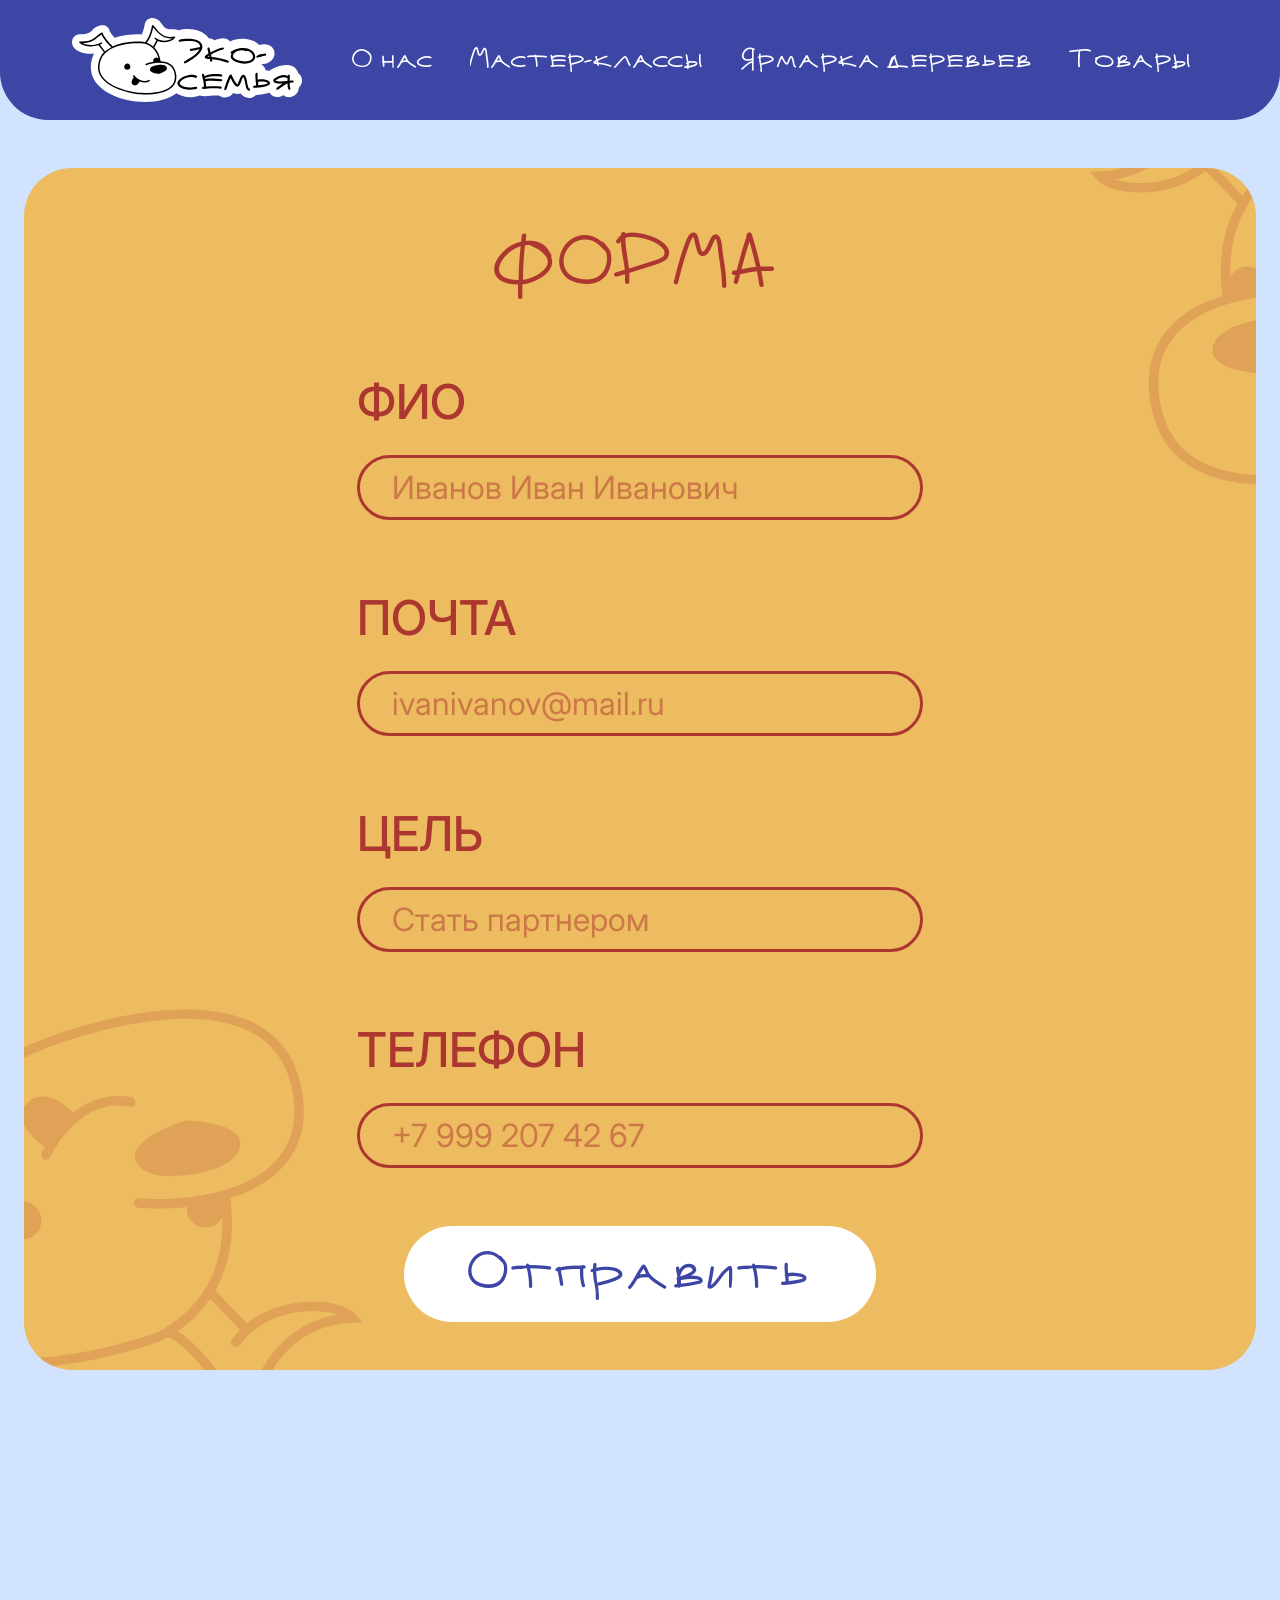
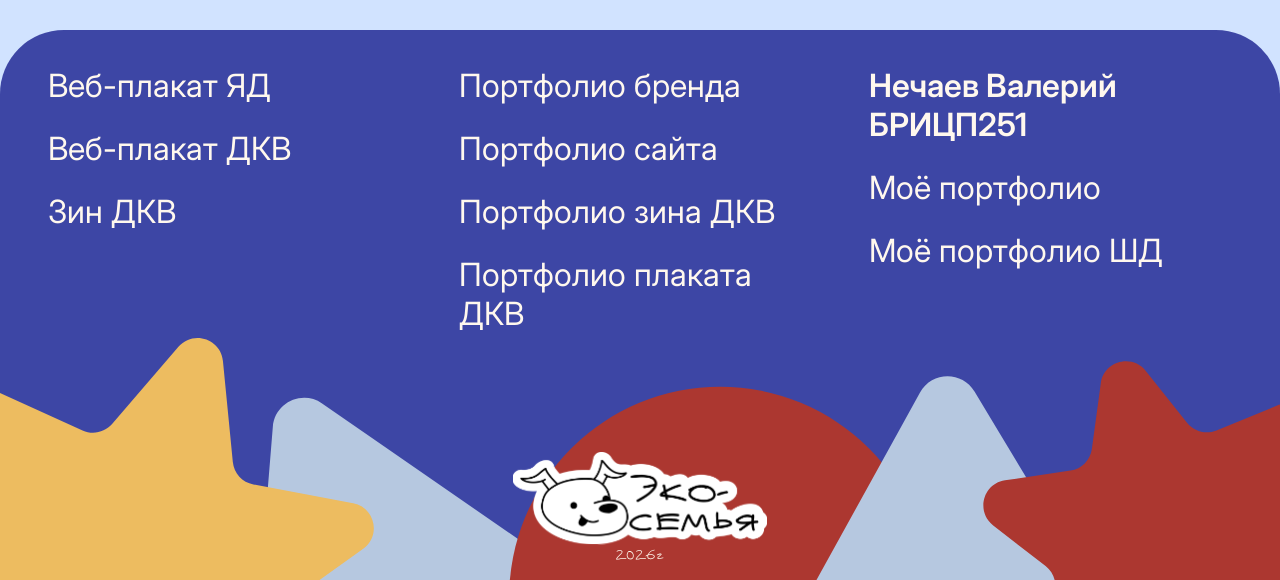
<file: form.html>
<!doctype html>
<html lang="en">
  <head>
    <meta charset="UTF-8" />
    <meta name="viewport" content="width=device-width, initial-scale=1.0" />
    <link rel="stylesheet" href="styles/styles.css" />
    <link rel="icon" href="assets/img/Favicon.png" type="image/png" />
    <title>Эко-семья - Форма</title>
  </head>
  <body>
    <main>
      <div class="formPage">
        <div class="form">
          <h2>Форма</h2>
          <div class="formBlock">
            <p>ФИО</p>
            <input type="text" placeholder="Иванов Иван Иванович" />
          </div>
          <div class="formBlock">
            <p>Почта</p>
            <input type="text" placeholder="ivanivanov@mail.ru" />
          </div>
          <div class="formBlock">
            <p>Цель</p>
            <input type="text" placeholder="Стать партнером" />
          </div>
          <div class="formBlock">
            <p>Телефон</p>
            <input type="text" placeholder="+7 999 207 42 67" />
          </div>
          <button class="white" role="link" data-href="404.html">
            <h3>Отправить</h3>
          </button>
        </div>
      </div>
    </main>

    <script src="./scripts/main.js"></script>
  </body>
</html>
</file>
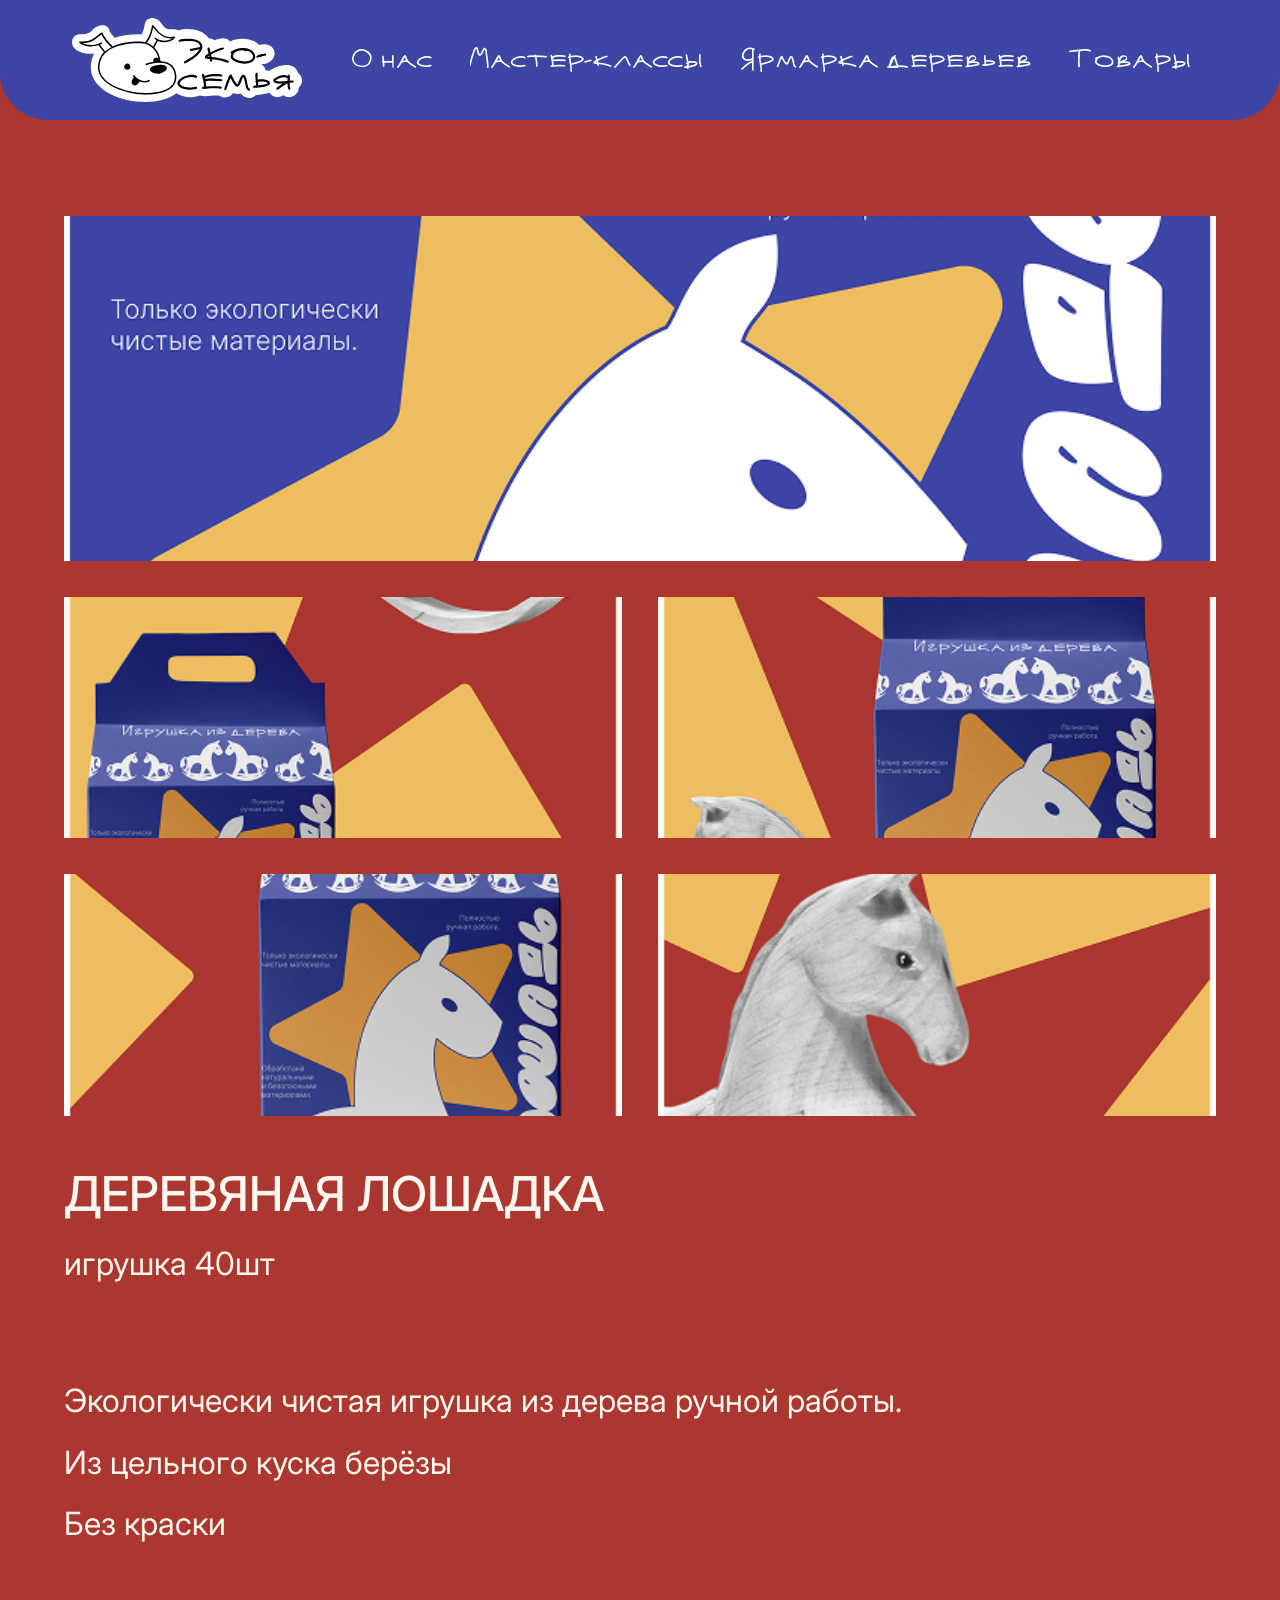
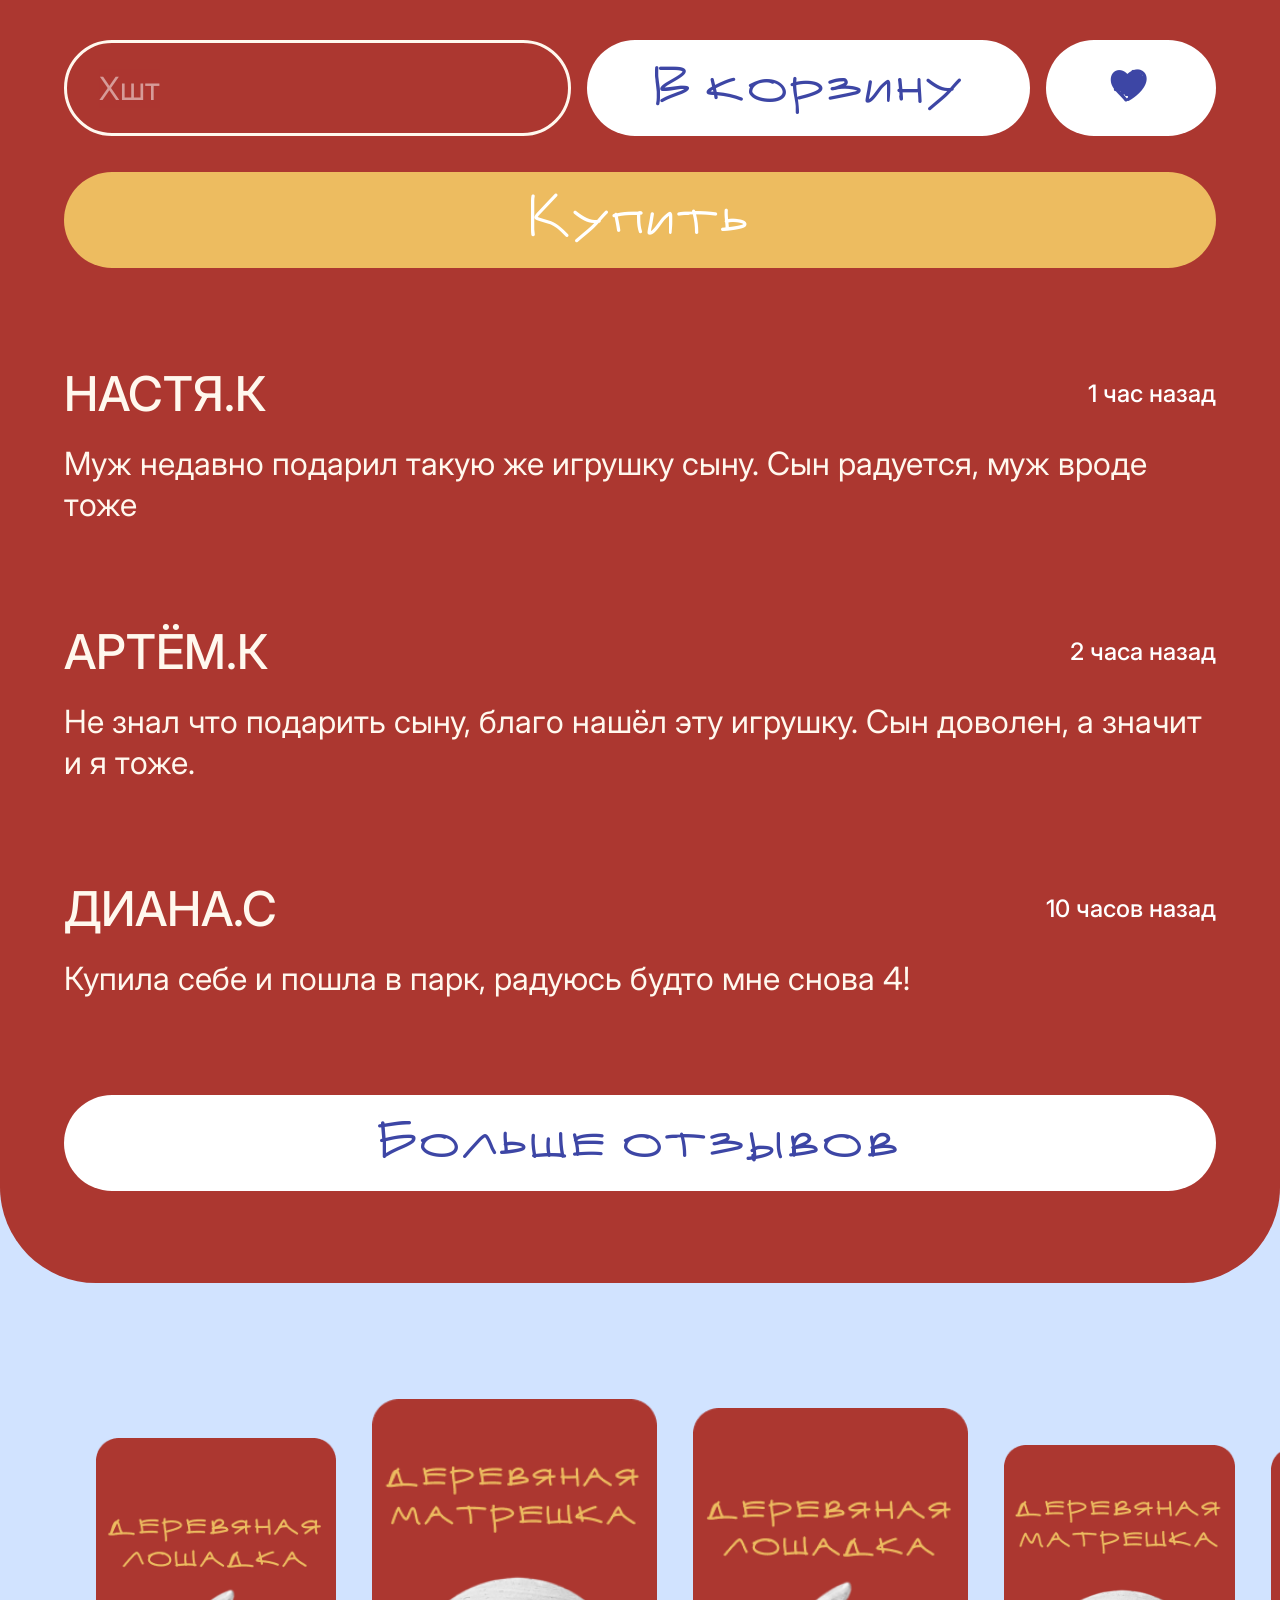
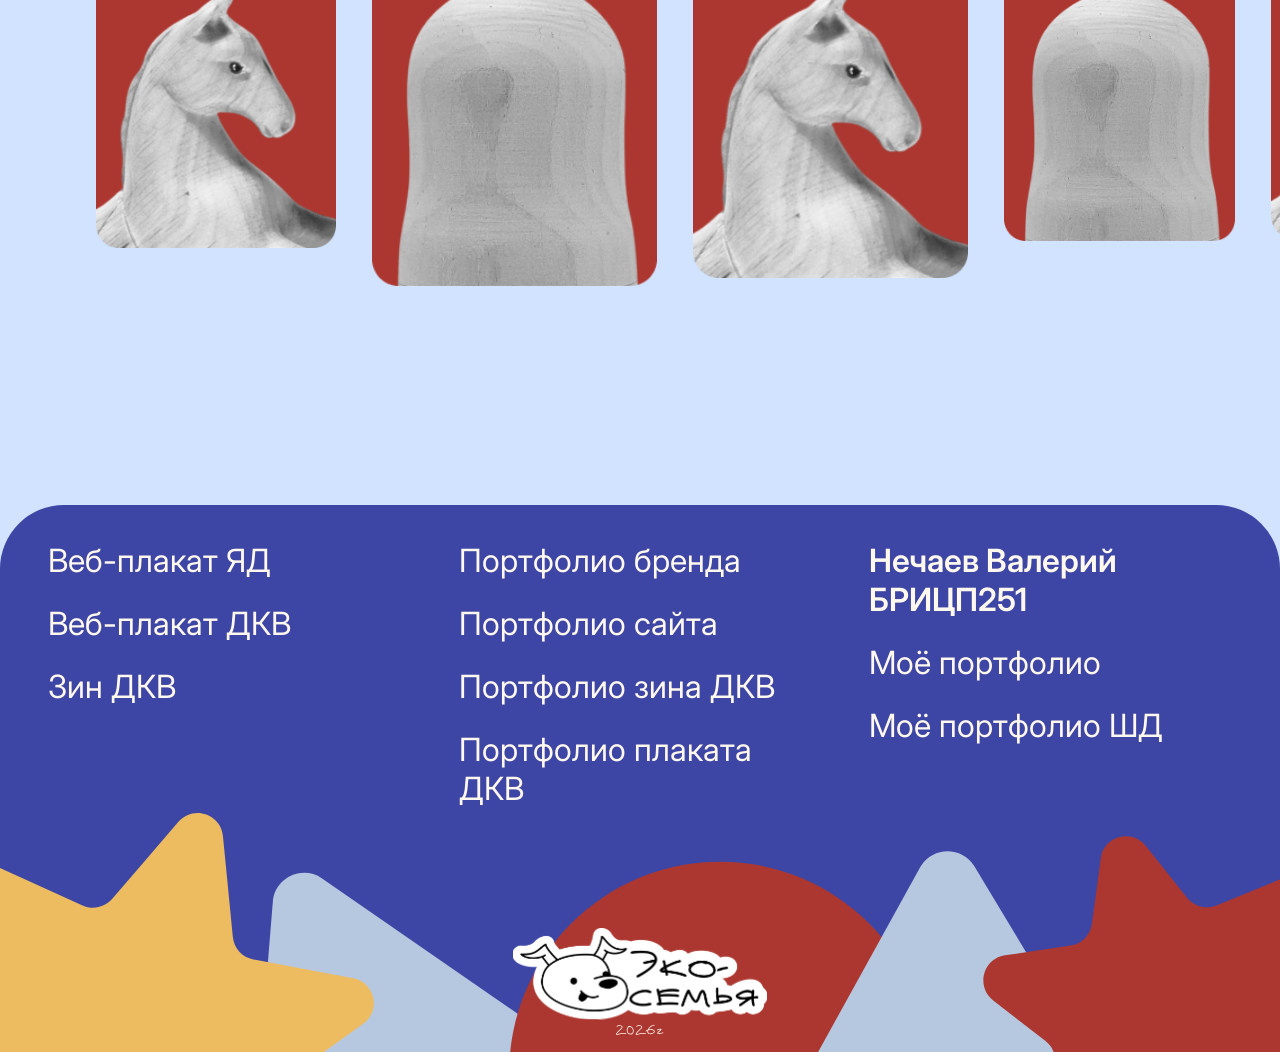
<file: horse.html>
<!doctype html>
<html lang="en">
  <head>
    <meta charset="UTF-8" />
    <meta name="viewport" content="width=device-width, initial-scale=1.0" />
    <link rel="stylesheet" href="styles/styles.css" />
    <link rel="icon" href="assets/img/Favicon.png" type="image/png" />
    <title>Эко-семья - Лошадь</title>
  </head>
  <body>
    <main>
      <div class="productCard">
        <div class="productImages">
          <img style="width: 100%" src="assets/img/horse1.png" />
          <div class="productImageRow">
            <img src="assets/img/horse2.png" />
            <img src="assets/img/horse3.png" />
          </div>
          <div class="productImageRow">
            <img src="assets/img/horse4.png" />
            <img src="assets/img/horse5.png" />
          </div>
        </div>
        <div class="productInfo">
          <div class="mergeBlock">
            <h2>Деревяная лошадка</h2>
            <p>игрушка 40шт</p>
          </div>
          <div class="mergeBlock">
            <p>Экологически чистая игрушка из&nbsp;дерева ручной работы.</p>
            <p>Из&nbsp;цельного куска берёзы</p>
            <p>Без краски</p>
          </div>
          <div class="buttons">
            <div class="buttonsRow">
              <input type="text" placeholder="Хшт" />
              <button class="white" role="link" data-href="404.html">
                <h3>В корзину</h3>
              </button>
              <button class="white" role="link" data-href="404.html">
                <h3>♥</h3>
              </button>
            </div>
            <button class="yellow" role="link" data-href="404.html">
              <h3>Купить</h3>
            </button>
          </div>
          <div class="mergeBlock">
            <div class="comentHead">
              <h2>Настя.К</h2>
              <h4>1 час назад</h4>
            </div>
            <p>
              Муж недавно подарил такую&nbsp;же игрушку сыну. Сын радуется, муж
              вроде тоже
            </p>
          </div>
          <div class="mergeBlock">
            <div class="comentHead">
              <h2>Артём.К</h2>
              <h4>2 часа назад</h4>
            </div>
            <p>
              Не&nbsp;знал что подарить сыну, благо нашёл эту игрушку. Сын
              доволен, а&nbsp;значит и&nbsp;я&nbsp;тоже.
            </p>
          </div>

          <div class="mergeBlock">
            <div class="comentHead">
              <h2>Диана.С</h2>
              <h4>10 часов назад</h4>
            </div>
            <p>
              Купила себе и&nbsp;пошла в&nbsp;парк, радуюсь будто мне
              снова&nbsp;4!
            </p>
          </div>
          <button class="white" role="link" data-href="404.html">
            <h3>Больше отзывов</h3>
          </button>
        </div>
      </div>
      <div class="infoBlock">
        <div class="productsRoller">
          <a class="card" data-js="productCard" href="products.html"
            ><img src="assets\img\toyCardRed1.png"
          /></a>
          <a class="card" data-js="productCard" href="products.html"
            ><img src="assets\img\toyCardRed2.png"
          /></a>
          <a class="card" data-js="productCard" href="products.html"
            ><img src="assets\img\toyCardRed1.png"
          /></a>
          <a class="card" data-js="productCard" href="products.html"
            ><img src="assets\img\toyCardRed2.png"
          /></a>
          <a class="card" data-js="productCard" href="products.html"
            ><img src="assets\img\toyCardRed1.png"
          /></a>
          <a class="card" data-js="productCard" href="products.html"
            ><img src="assets\img\toyCardRed2.png"
          /></a>
          <a class="card" data-js="productCard" href="products.html"
            ><img src="assets\img\toyCardRed1.png"
          /></a>
          <a class="card" data-js="productCard" href="products.html"
            ><img src="assets\img\toyCardRed2.png"
          /></a>
          <a class="card" data-js="productCard" href="products.html"
            ><img src="assets\img\toyCardRed1.png"
          /></a>
          <a class="card" data-js="productCard" href="products.html"
            ><img src="assets\img\toyCardRed2.png"
          /></a>
          <a class="card" data-js="productCard" href="products.html"
            ><img src="assets\img\toyCardRed1.png"
          /></a>
          <a class="card" data-js="productCard" href="products.html"
            ><img src="assets\img\toyCardRed2.png"
          /></a>
          <a class="card" data-js="productCard" href="products.html"
            ><img src="assets\img\toyCardRed1.png"
          /></a>
        </div>
      </div>
    </main>
    <footer></footer>
    <script src="./scripts/main.js"></script>
    <script src="./scripts/productCards.js"></script>
  </body>
</html>
</file>
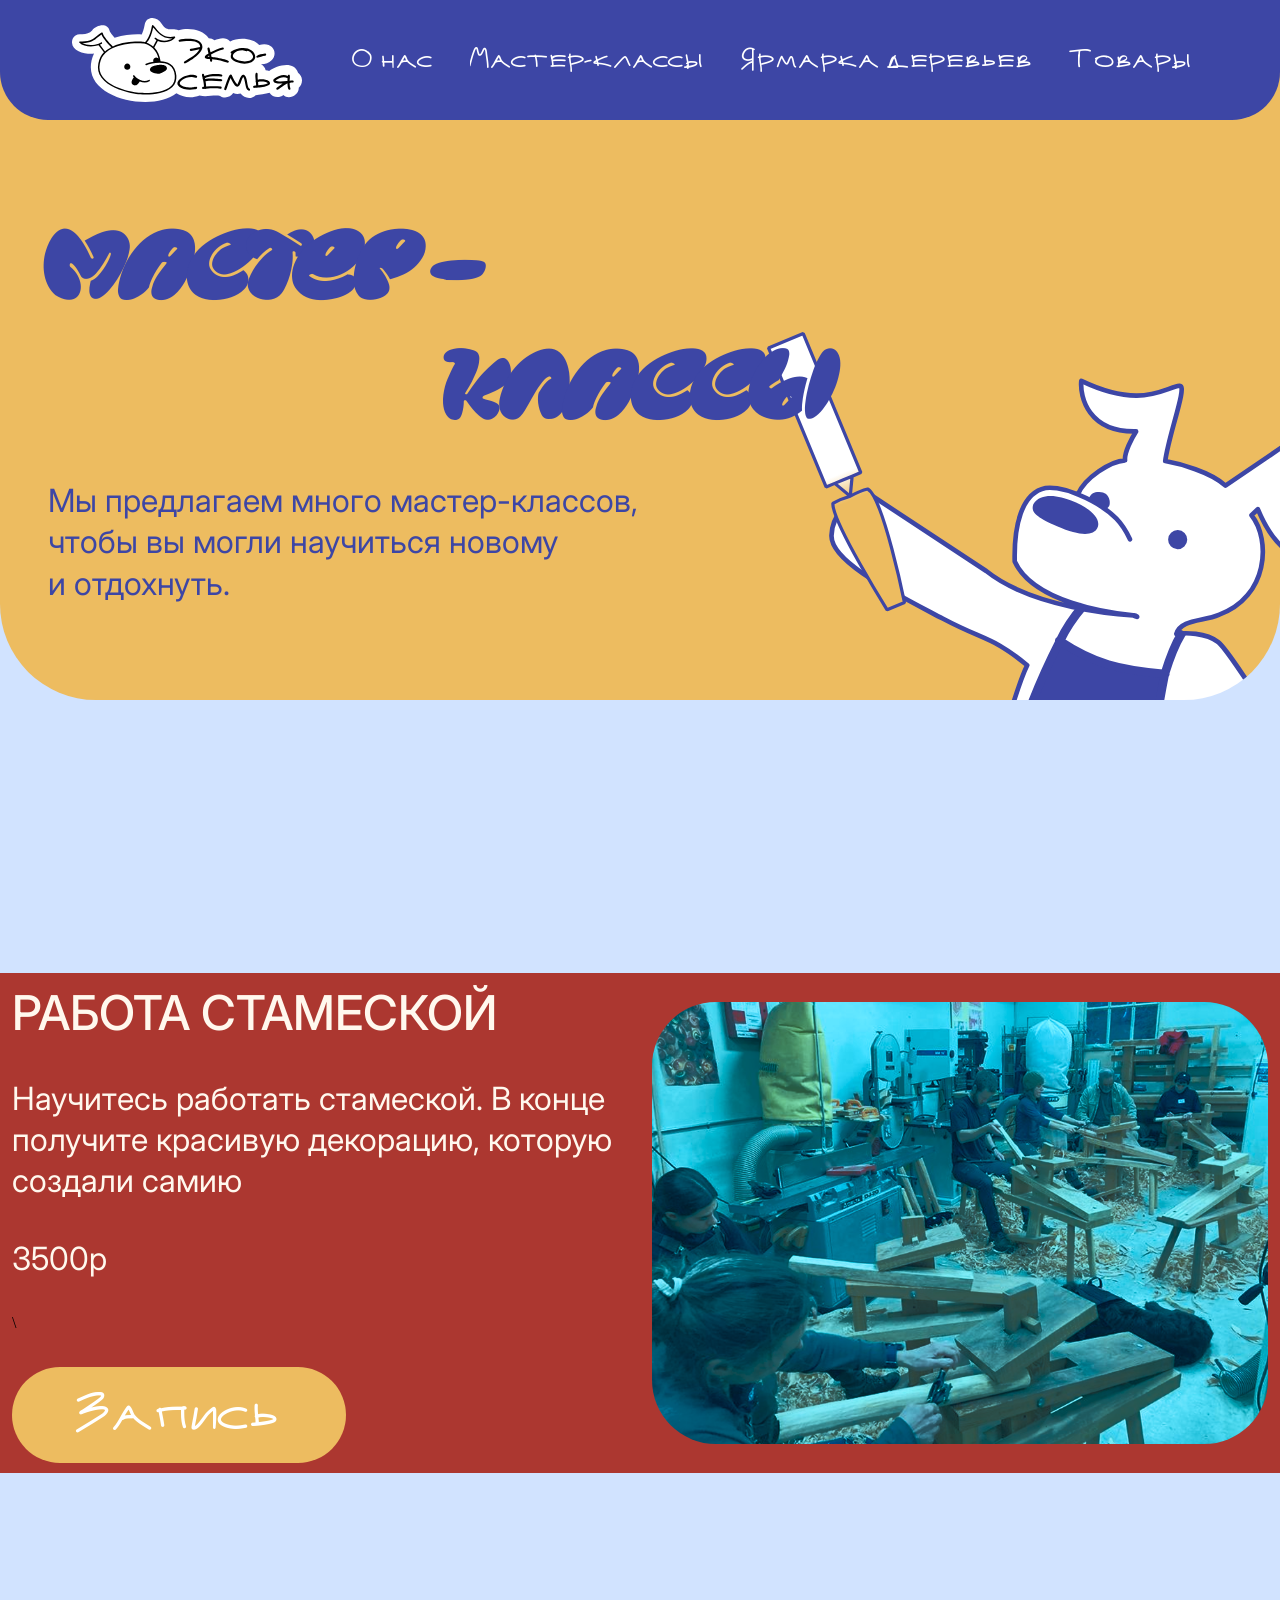
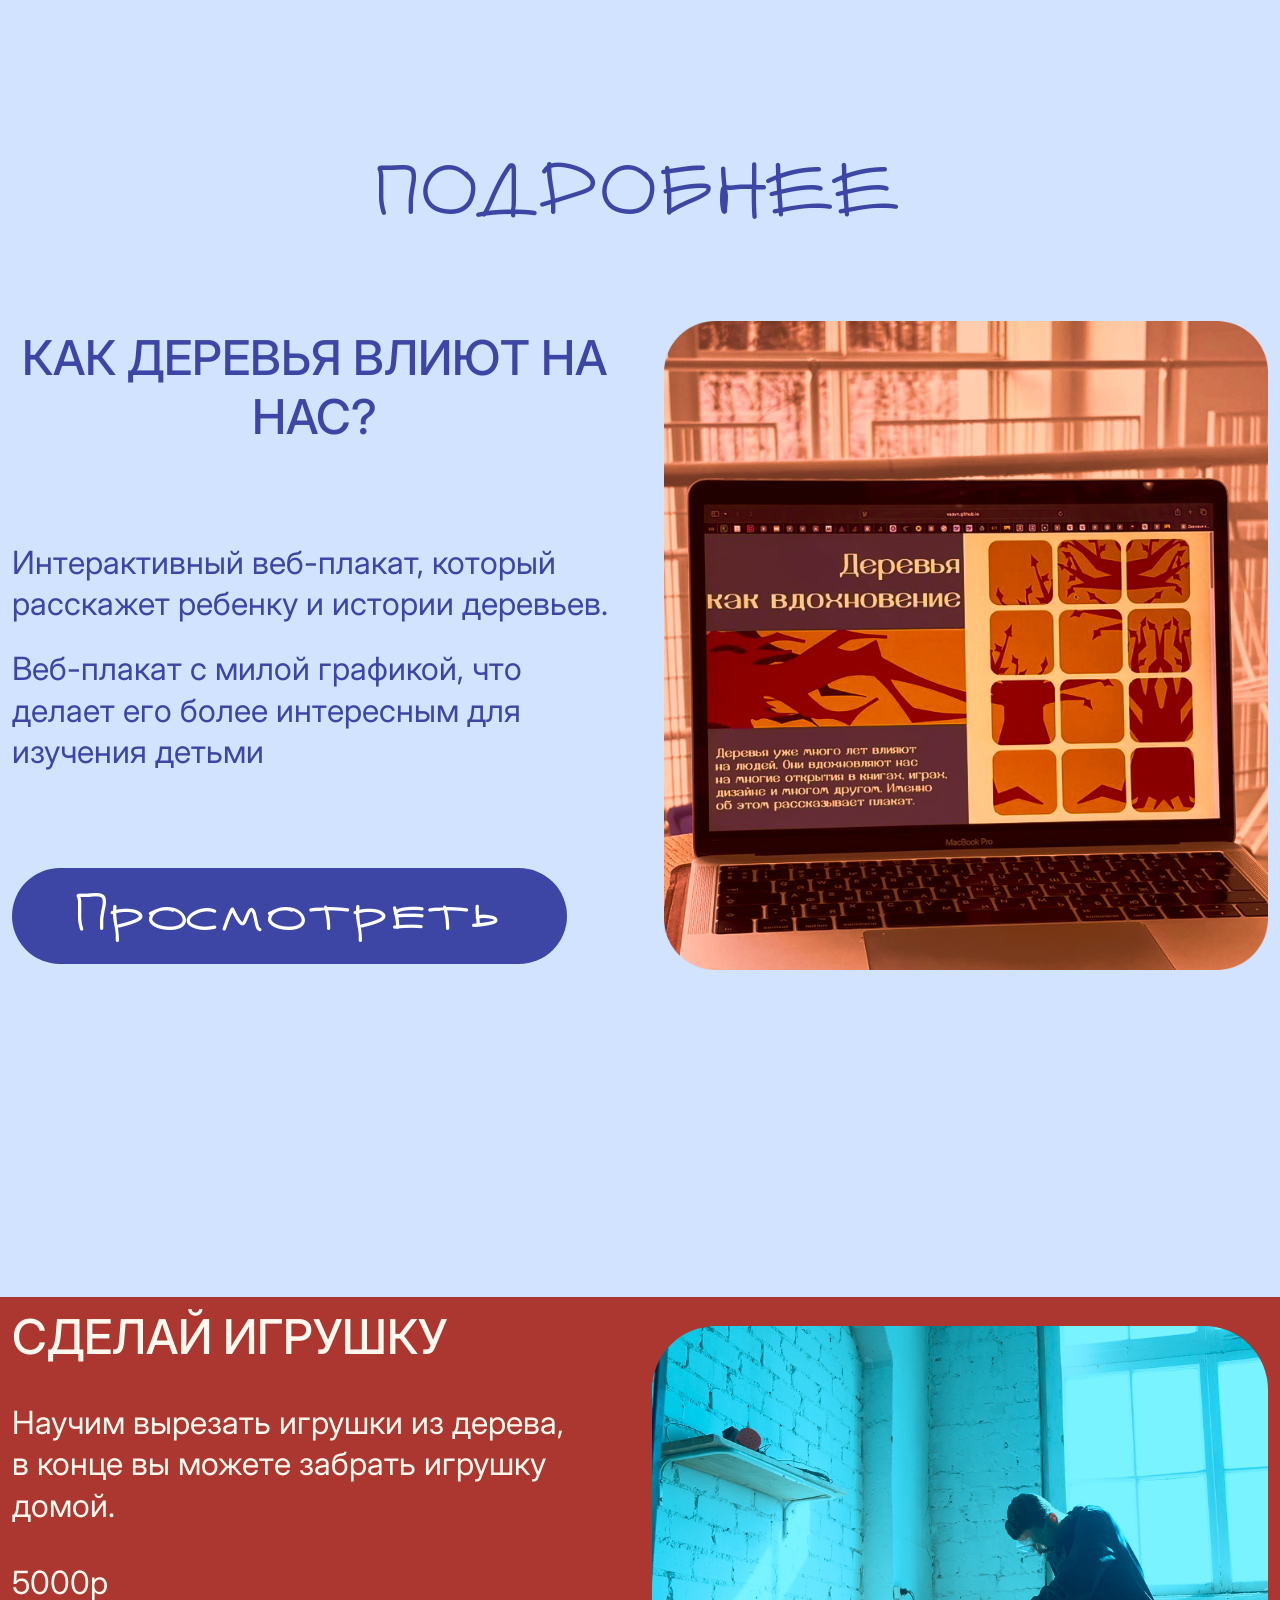
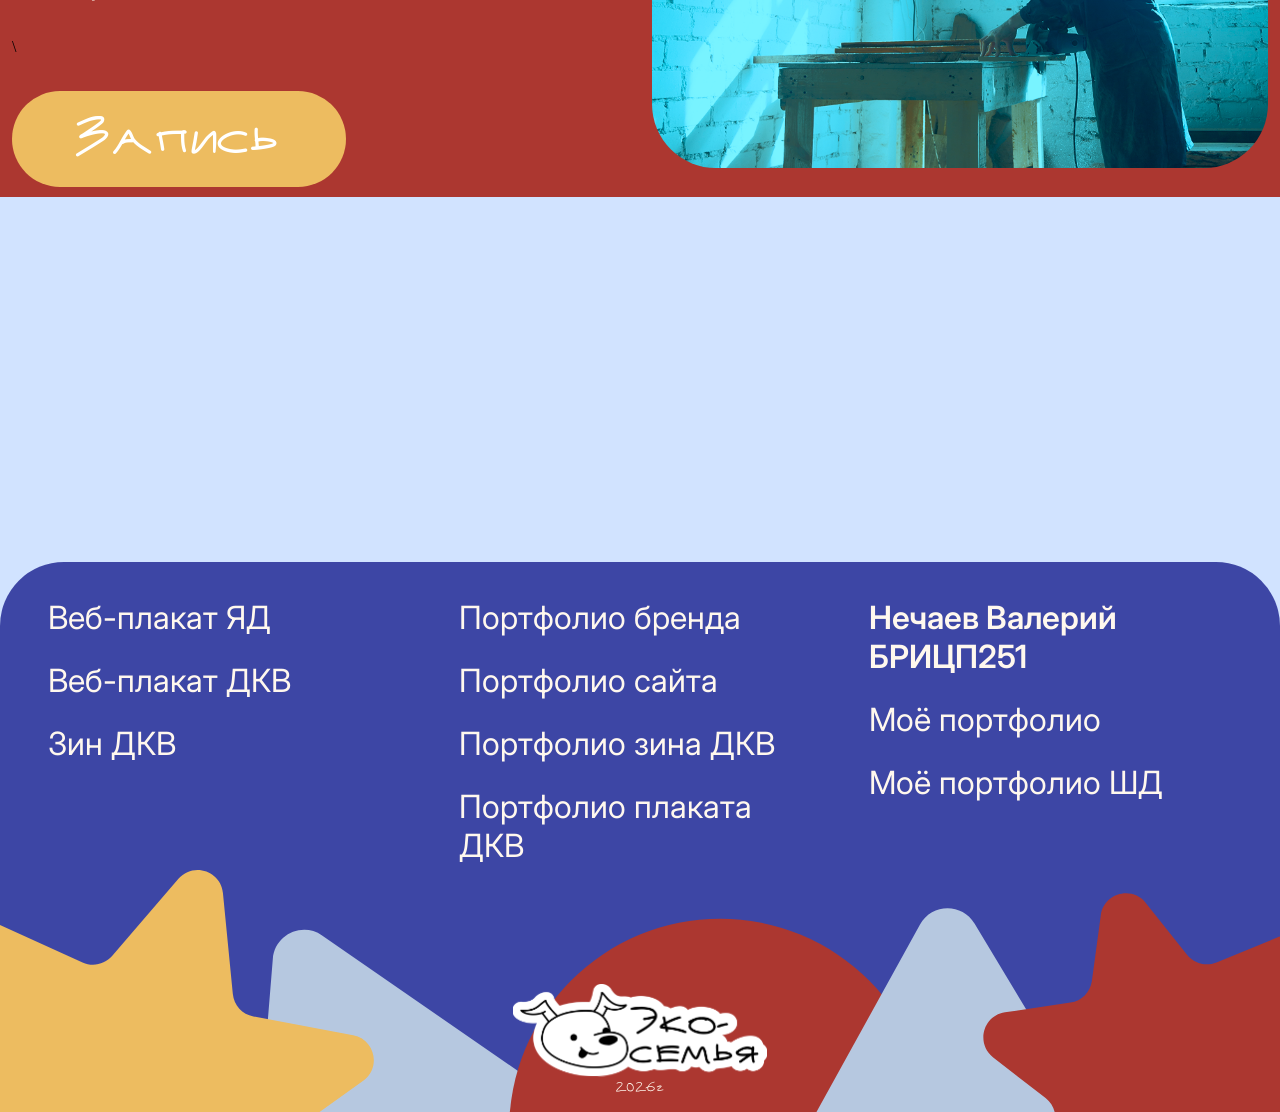
<file: masterСlasses.html>
<!doctype html>
<html lang="en">
  <head>
    <meta charset="UTF-8" />
    <meta name="viewport" content="width=device-width, initial-scale=1.0" />
    <link rel="stylesheet" href="styles/styles.css" />
    <link rel="icon" href="assets/img/Favicon.png" type="image/png" />
    <title>Эко-семья - Мастер-классы</title>
  </head>
  <body>
    <main>
      <div class="firstFrame">
        <div
          style="background-image: url(&quot;assets/img/titleMk.svg&quot;)"
          class="titleFrame"
        >
          <div class="titleText">
            <h1>Мастер-</h1>
            <h1 style="text-align: center">классы</h1>
          </div>
          <div class="titleAbout">
            <p>
              Мы&nbsp;предлагаем много мастер-классов,<br />
              чтобы вы&nbsp;могли научиться новому<br />
              и&nbsp;отдохнуть.
            </p>
          </div>
        </div>
      </div>
      <div style="padding: 0px" class="secondFrame">
        <div class="forBoard">
          <div class="boardInfo">
            <div class="boardText">
              <h2>Работа стамеской</h2>
              <p>
                Научитесь работать стамеской. В&nbsp;конце получите красивую
                декорацию, которую создали самию
              </p>
              <p>3500р</p>
              \
              <button class="yellow" role="link" data-href="404.html">
                <h3>Запись</h3>
              </button>
            </div>
            <img src="assets/img/mk1.png" />
          </div>
        </div>
        <div class="infoBlock">
          <h2 style="color: #3d46a5">Подробнее</h2>
          <div class="lmBlock">
            <div class="lmText">
              <h2 style="color: #3d46a5">Как деревья влиют на нас?</h2>
              <div class="lmSubText">
                <p style="color: #3d46a5">
                  Интерактивный веб-плакат, который расскажет ребенку
                  и&nbsp;истории деревьев.
                </p>
                <p style="color: #3d46a5">
                  Веб-плакат с&nbsp;милой графикой, что делает его более
                  интересным для изучения детьми
                </p>
              </div>
              <button
                class="blue"
                role="link"
                data-href="https://vaavn.github.io/TreesAsInspiration/"
              >
                <h3>Просмотреть</h3>
              </button>
            </div>
            <img style="width: 100%" src="assets/img/zin.png" />
          </div>
        </div>
        <div class="forBoard">
          <div class="boardInfo">
            <div class="boardText">
              <h2>Сделай игрушку</h2>
              <p>
                Научим вырезать игрушки из&nbsp;дерева, в&nbsp;конце
                вы&nbsp;можете забрать игрушку домой.
              </p>
              <p>5000р</p>
              \
              <button class="yellow" role="link" data-href="404.html">
                <h3>Запись</h3>
              </button>
            </div>
            <img src="assets/img/mk2.png" />
          </div>
        </div>
      </div>
    </main>
    <footer></footer>
    <script src="./scripts/main.js"></script>
  </body>
</html>
</file>
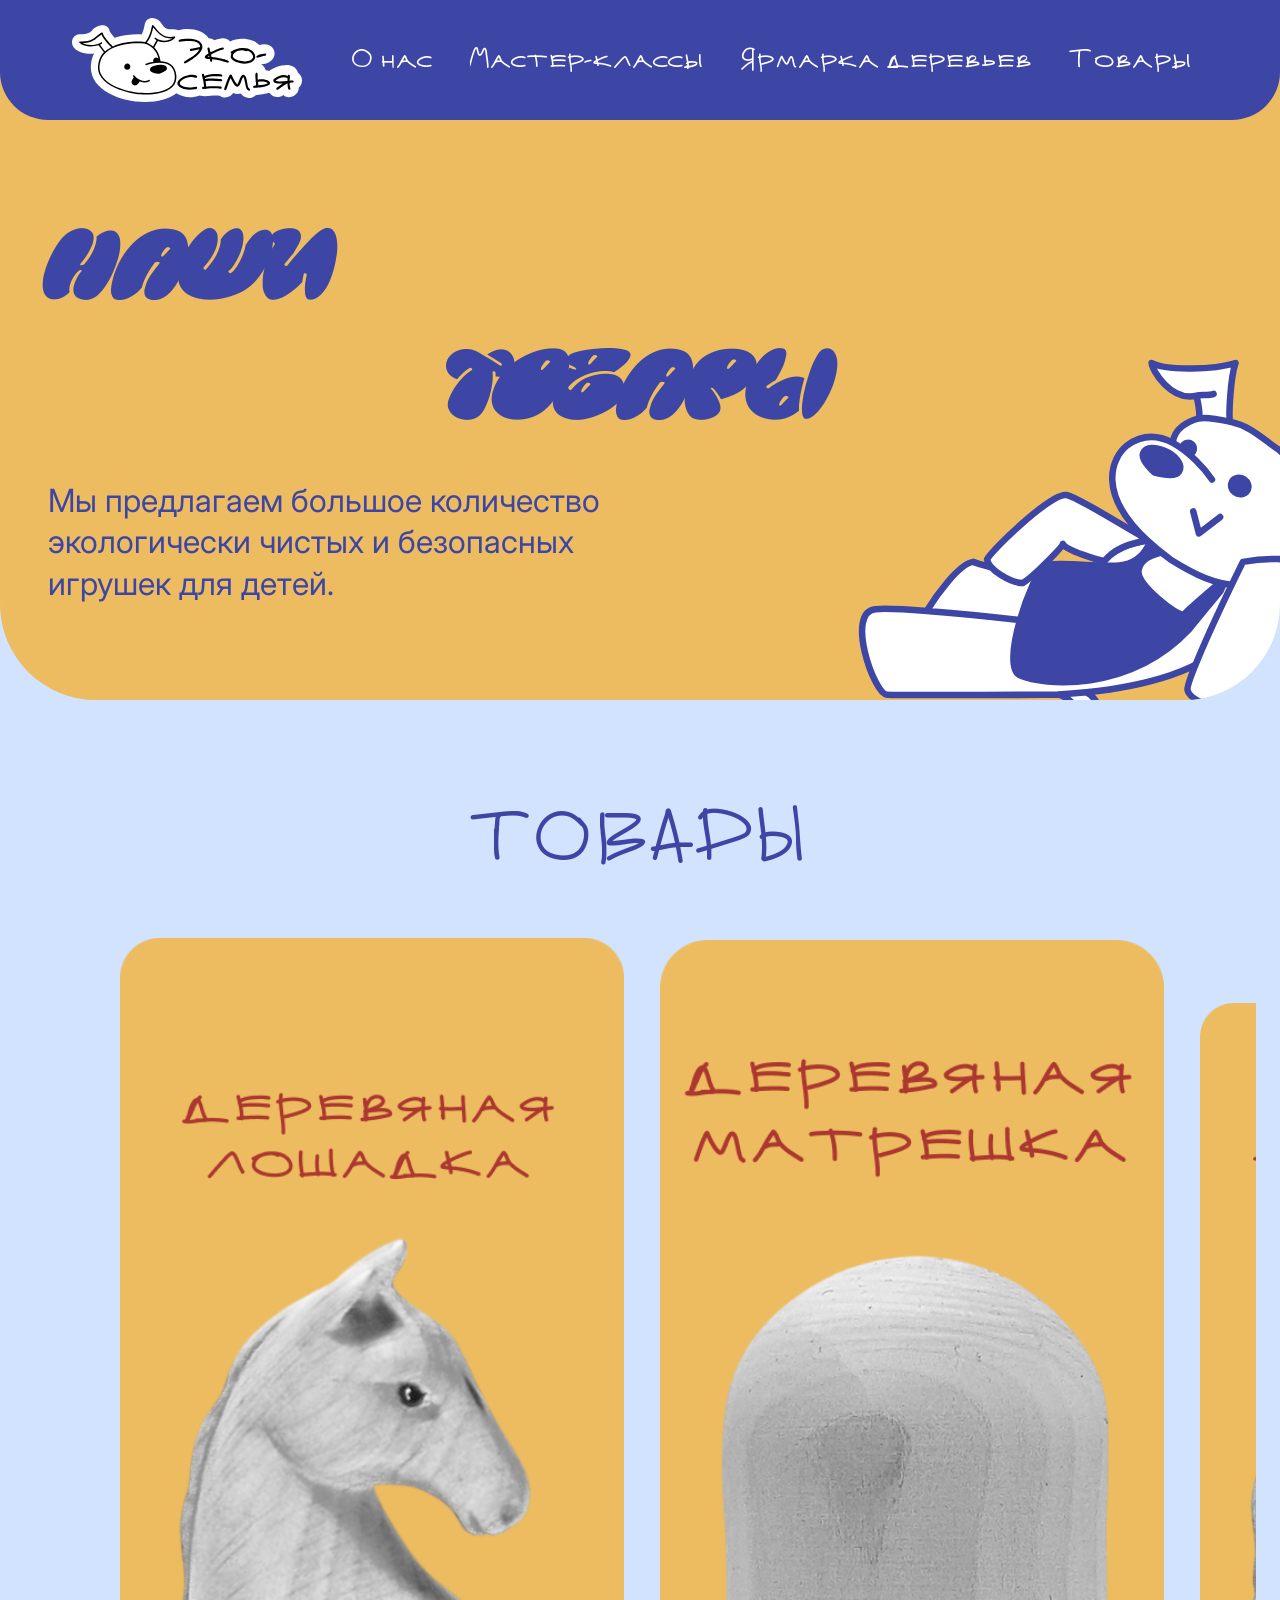
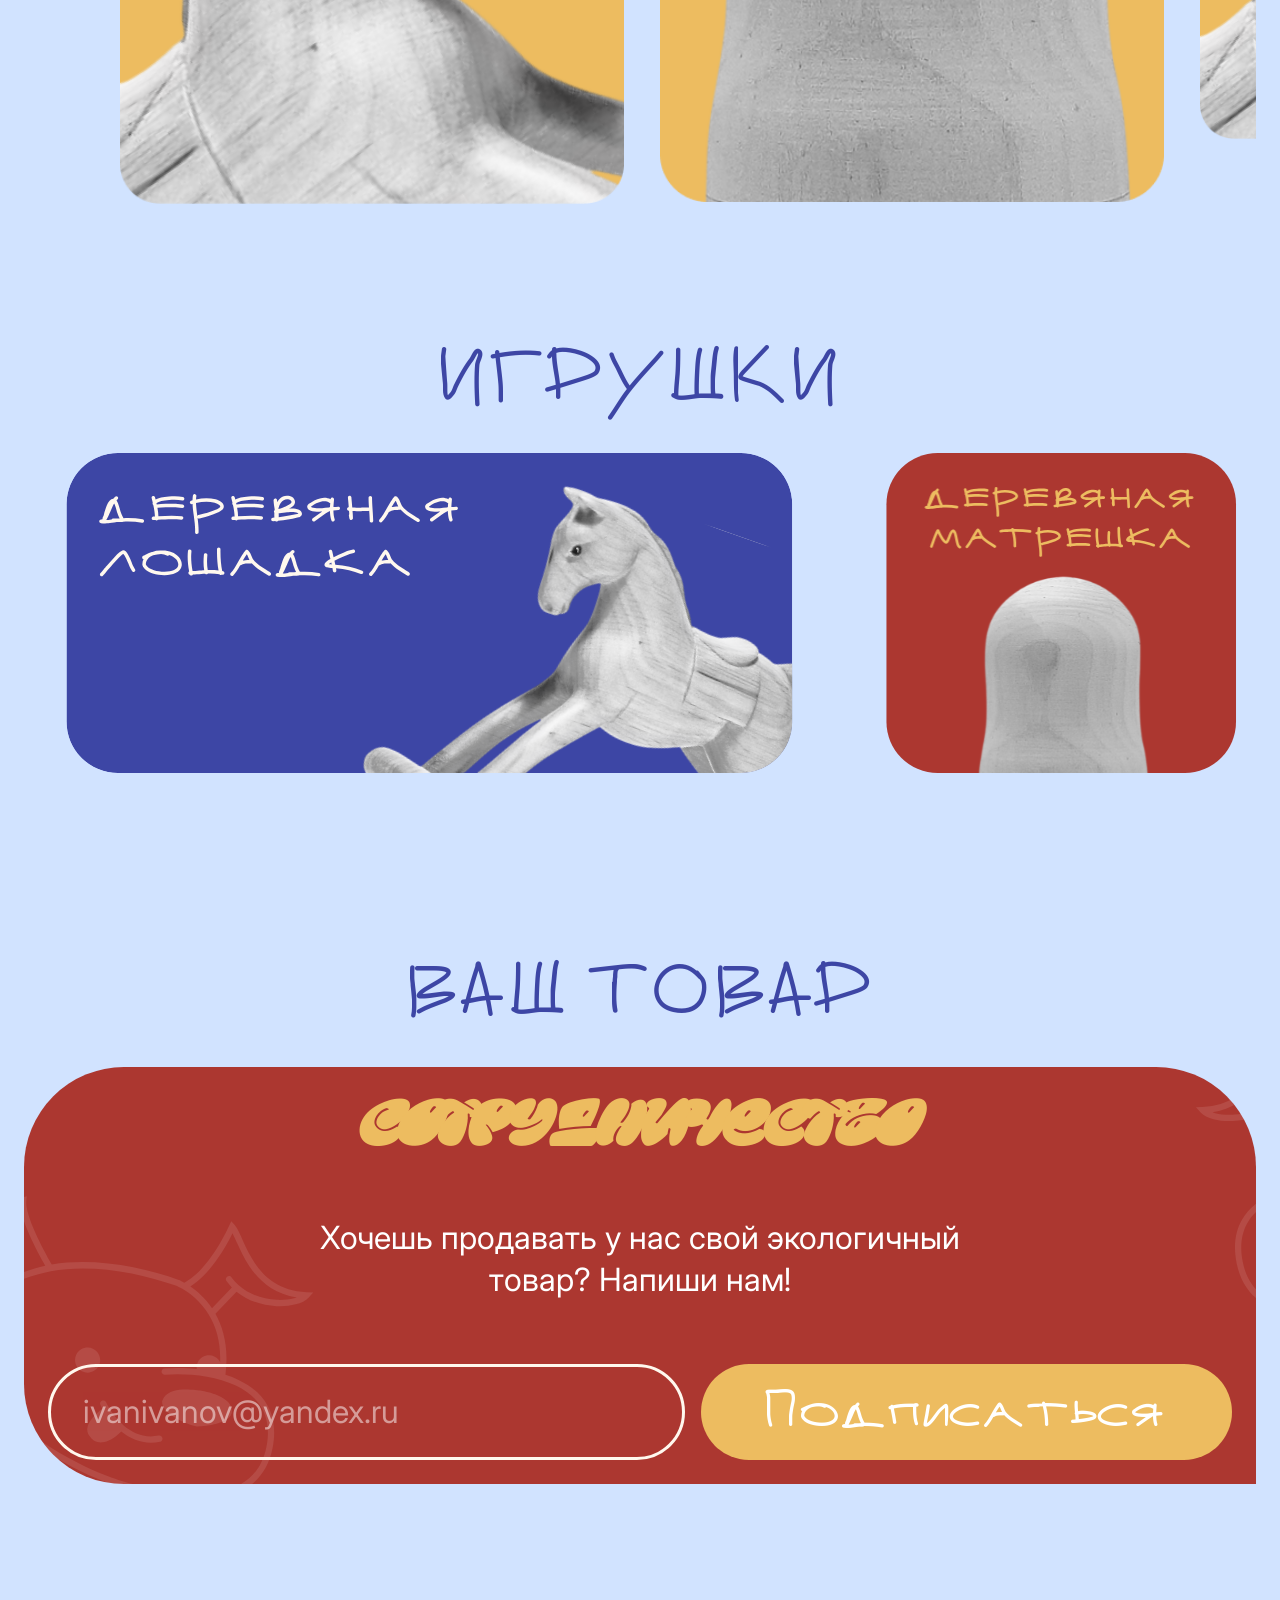
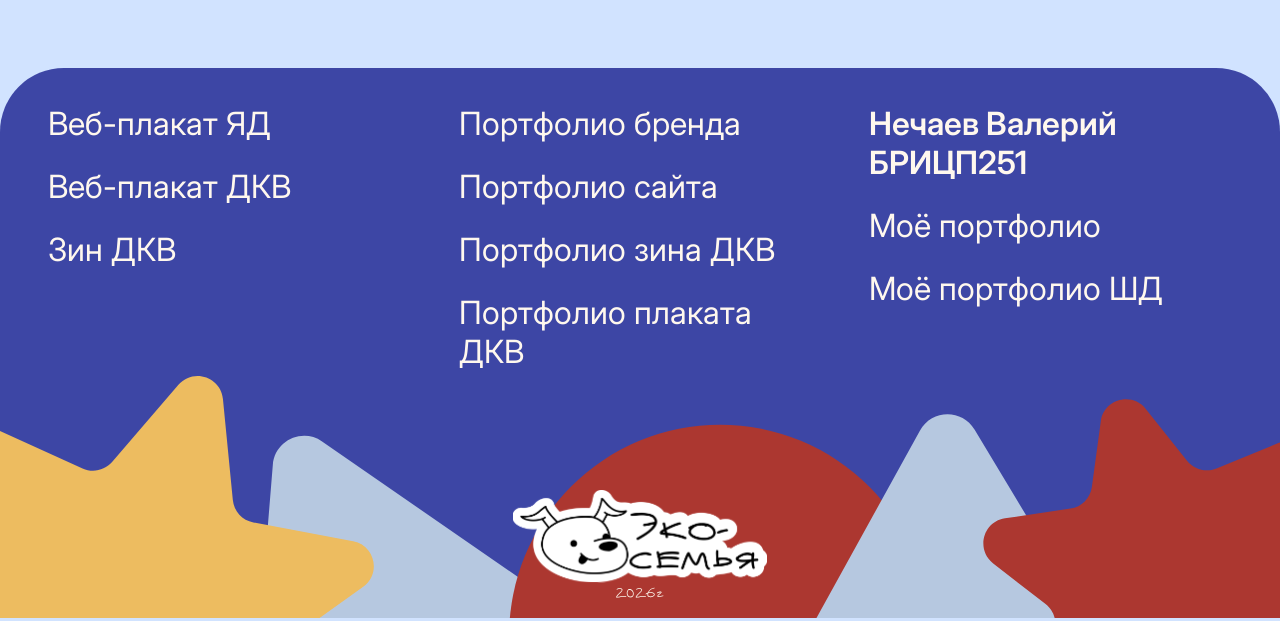
<file: products.html>
<!doctype html>
<html lang="en">
  <head>
    <meta charset="UTF-8" />
    <meta name="viewport" content="width=device-width, initial-scale=1.0" />
    <link rel="stylesheet" href="styles/styles.css" />
    <link rel="icon" href="assets/img/Favicon.png" type="image/png" />
    <title>Эко-семья - Товар</title>
  </head>
  <body>
    <main>
      <div class="firstFrame">
        <div
          style="
            background-image: url(&quot;assets/img/titleProducts.svg&quot;);
          "
          class="titleFrame"
        >
          <div class="titleText">
            <h1>Наши</h1>
            <h1 style="text-align: center">Товары</h1>
          </div>
          <div class="titleAbout">
            <p>
              Мы&nbsp;предлагаем большое количество <br />
              экологически чистых и&nbsp;безопасных <br />
              игрушек для детей.
            </p>
          </div>
        </div>
      </div>
      <div class="secondFrame">
        <div class="infoBlock">
          <h2 style="color: #3d46a5">Товары</h2>
          <div class="productsRoller">
            <a class="card" data-js="productCard" href="products.html"
              ><img src="assets\img\toyCard.png"
            /></a>
            <a class="card" data-js="productCard" href="products.html"
              ><img src="assets\img\toyCard2.png"
            /></a>
            <a class="card" data-js="productCard" href="products.html"
              ><img src="assets\img\toyCard.png"
            /></a>
            <a class="card" data-js="productCard" href="products.html"
              ><img src="assets\img\toyCard2.png"
            /></a>
            <a class="card" data-js="productCard" href="products.html"
              ><img src="assets\img\toyCard.png"
            /></a>
            <a class="card" data-js="productCard" href="products.html"
              ><img src="assets\img\toyCard2.png"
            /></a>
            <a class="card" data-js="productCard" href="products.html"
              ><img src="assets\img\toyCard.png"
            /></a>
          </div>
        </div>
        <div class="infoBlock">
          <h2 style="color: #3d46a5">Игрушки</h2>
          <div class="productsTab">
            <a class="product1" href="horse.html"
              ><img class="product1" src="assets/img/prod1.svg" alt=""
            /></a>
            <a class="product2" href="doll.html"
              ><img class="product1" src="assets/img/prod2.svg" alt=""
            /></a>
          </div>
        </div>
        <div class="infoBlock">
          <h2 style="color: #3d46a5">Ваш товар</h2>
          <div class="formMessage">
            <h2>Сотрудничество</h2>
            <p>
              Хочешь продавать у&nbsp;нас свой экологичный товар? Напиши нам!
            </p>
            <div class="formButtons">
              <input type="text" placeholder="ivanivanov@yandex.ru" />
              <button class="yellow" role="link" data-href="form.html">
                <h3>Подписаться</h3>
              </button>
            </div>
          </div>
        </div>
      </div>
    </main>
    <footer></footer>
    <script src="./scripts/main.js"></script>
    <script src="./scripts/productCards.js"></script>
  </body>
</html>
</file>
<file: styles/styles.css>
@import url("https://fonts.googleapis.com/css2?family=Inter:wght@100..900&display=swap");
@import url("reset.css");
@import url("fonts.css");
a {
  color: #fff;
  font-family: Mateur;
  font-size: 24px;
  font-style: normal;
  font-weight: 500;
  line-height: normal;
  transition: all 0.2s ease-in-out;
  text-decoration: none;
  scale: 1;
  height: 80%;
  img {
    height: 100%;
  }
}
body {
  display: flex;
  flex-direction: column;
  gap: 92px;
  background: #d1e3ff;
  min-height: 100svh;
}
html {
  overflow-y: scroll;
}
a:hover {
  scale: 1.06;
}
h1 {
  overflow: visible;
  width: 100%;
  color: #3d46a5;
  font-family: "129_Fatboy", sans-serif;
  font-size: 180px;
  font-synthesis: none;
  font-weight: 200;
  font-style: normal;
  text-transform: uppercase;
}
h2 {
  overflow: visible;
  color: #edbc60;
  font-family: Mateur;
  font-size: 64px;
  font-style: normal;
  font-weight: 500;
  line-height: normal;
  text-align: center;
  text-transform: uppercase;
}
h3 {
  overflow: visible;
  color: #fff;
  text-align: center;
  font-family: Mateur;
  font-size: 48px;
  font-style: normal;
  font-weight: 500;
  line-height: normal;
}
p {
  color: #3d46a5;
  font-family: Inter;
  font-size: 32px;
  font-style: normal;
  font-weight: 400;
  line-height: 129.4%;
}
h4 {
  color: #ffffff;
  text-align: right;
  font-family: Inter;
  font-size: 24px;
  font-style: normal;
  font-weight: 500;
  line-height: normal;
  text-transform: lowercase;
}
button {
  display: flex;
  height: 92px;
  padding: 48px 64px;
  justify-content: center;
  align-items: center;
  width: fit-content;
  border-radius: 64px;
  transition: all 0.2s ease-in-out;
  border: none;
}
button:hover {
  scale: 1.06;
}
.blue {
  background: #3d46a5;
  color: #fff;
}
.white {
  background: #fff;
  h3 {
    color: #3d46a5;
  }
  color: #3d46a5;
}
.yellow {
  background: #edbc60;
  color: #ac3730;
}
.red {
  h3 {
    color: #edbc60;
  }
  background: #ac3730;
  color: #edbc60;
}
header {
  z-index: 999;
  width: 95%;
  height: 120px;
  display: flex;
  padding: 8px 72px;
  justify-content: space-between;
  align-items: center;
  position: fixed;
  top: 0;
  left: 50%;
  transform: translateX(-50%);
  background-color: #3d46a5;
  border-radius: 0 0 48px 48px;
}
footer {
  display: flex;
  padding: 0 72px;
  flex-direction: column;
}
main {
  display: flex;
  width: 100svw;
  flex-direction: column;
  align-items: center;
  gap: 92px;
}
.headerLinks {
  display: flex;
  gap: 36px;
  padding: 16px;
  justify-content: center;
  align-items: center;
}
.titleFrame {
  z-index: 3;
  display: flex;
  flex-direction: column;
  padding: 216px 48px 96px 48px;
  align-items: flex-start;
  width: 100%;
  gap: 48px;
  border-radius: 0 0 96px 96px;
  background: #edbc60;
  background-size: cover;
}
.firstFrame {
  display: flex;
  width: 100%;
  flex-direction: column;
}
.titleText {
  overflow: visible;
  display: flex;
  width: 100%;
  flex-direction: column;
  gap: 24px;
}
.titleAbout {
  overflow: visible;
  display: flex;
  flex-direction: column;
  align-items: flex-start;
  gap: 36px;
  align-self: stretch;
}
.subTitleFrame {
  z-index: 1;
  margin-top: -96px;
  display: flex;
  padding: 162px 0 92px 0;
  width: 100%;
  flex-direction: column;
  gap: 92px;
  border-radius: 0 0 96px 96px;
  background: #ac3730;
}

.infoBlock {
  display: flex;
  flex-direction: column;
  align-items: center;
  gap: 24px;
  overflow: visible;
  width: 100%;
}
.productsRoller {
  user-select: none;
  -webkit-user-drag: none;
  display: flex;
  gap: 36px;
  cursor: grab;
  width: 100%;
  height: fit-content;
  align-items: center;
  padding: 24px 96px;
  overflow-x: auto;
  scroll-snap-type: x mandatory;
  scroll-behavior: smooth;
  scrollbar-width: none;
  -ms-overflow-style: none;
  a:hover {
    scale: 1;
  }
}
.productsRoller::-webkit-scrollbar {
  display: none;
}
.card {
  -webkit-user-drag: none;
  flex-shrink: 0;
  height: auto;
  transition: all 0.1s ease-in-out;
  transform-origin: center center;
  scroll-snap-align: center;
  img {
    -webkit-user-drag: none;
  }
}
.secondFrame {
  display: flex;
  padding: 0 72px;
  width: 100%;
  flex-direction: column;
  gap: 92px;
}
.footerBody {
  display: flex;
  height: 550px;
  padding: 36px 48px 16px 48px;
  width: 100%;
  flex-direction: column;
  justify-content: flex-end;
  align-items: center;
  gap: 36px;
  border-radius: 64px 64px 0 0;
  background: #3d46a5;
  background-image: url("../assets/img/footerBG.svg");
  background-position: center;
  background-repeat: no-repeat;
  background-size: cover;
}
.linksColumns {
  display: flex;
  height: 100%;
  width: 100%;
  align-items: flex-start;
  gap: 48px;
  overflow: visible;
}
.linksColumn {
  display: flex;
  overflow: visible;
  flex-direction: column;
  align-items: flex-start;
  gap: 24px;
  width: 100%;
  a {
    color: #fff8ee;
    font-family: Inter;
    font-size: 32px;
    font-style: normal;
    font-weight: 400;
    line-height: normal;
  }
  p {
    color: #fff8ee;
    font-family: Inter;
    font-size: 32px;
    font-style: normal;
    font-weight: 600;
    line-height: normal;
  }
}
.p404 {
  display: flex;
  flex-direction: column;
  align-items: center;
  padding: 216px 72px 0px 72px;
  width: 100%;
  img {
    width: 100%;
    height: auto;
  }
}

.news {
  overflow: visible;
  display: grid;
  height: 590px;
  row-gap: 48px;
  column-gap: 24px;
  align-self: stretch;
  grid-template-rows: repeat(2, minmax(0, 1fr));
  grid-template-columns: repeat(3, minmax(0, 1fr));
  a:hover {
    scale: 1.02;
  }
}
.efNews {
  border-radius: 64px;
  background: #3d46a5;
  display: flex;
  padding-bottom: 16px;
  flex-direction: column;
  justify-content: flex-end;
  align-items: flex-start;
  gap: 10px;
  align-self: stretch;
  grid-row: 1 / span 2;
  grid-column: 1 / span 2;
  justify-self: stretch;
  img {
    width: 100%;
    height: 100%;
    object-fit: cover;
    object-position: center;
  }
}
.newsName {
  display: flex;
  padding: 0 48px;
  align-items: center;
  gap: 10px;
  align-self: stretch;
  p {
    color: #fff;
    font-family: Mateur;
    font-size: 32px;
    font-style: normal;
    font-weight: 500;
    line-height: normal;
  }
}
.mcNews {
  display: flex;
  padding-bottom: 16px;
  flex-direction: column;
  justify-content: flex-end;
  align-items: flex-start;
  gap: 10px;
  align-self: stretch;
  grid-row: 1 / span 2;
  grid-column: 3 / span 1;
  justify-self: stretch;
  border-radius: 64px;
  background: #b6c8e0;
  img {
    width: 100%;
    height: 100%;
    object-fit: cover;
    object-position: center;
  }
}
.formMessage {
  border-radius: 200px 200px 0 200px;
  background: #ac3730;
  background-image: url("../assets/img/FormBg.svg");
  background-size: cover;

  display: flex;
  padding: 36px 128px;
  flex-direction: column;
  align-items: center;
  gap: 64px;
  align-self: stretch;
  h2 {
    color: #edbc60;
    font-family: "129_Fatboy";
    font-size: 64px;
    font-style: normal;
    font-weight: 400;
    line-height: normal;
    text-transform: uppercase;
  }
  P {
    color: #fff;
    max-width: 60%;
    text-align: center;
  }
}
.formButtons {
  display: flex;
  align-items: center;
  gap: 16px;
  align-self: stretch;
  overflow: visible;
}
input {
  display: flex;
  padding: 10px 32px;
  align-items: center;
  gap: 10px;
  flex: 1 0 0;
  align-self: stretch;
  border-radius: 64px;
  border: 3px solid #fff8ee;
  background-color: transparent;
  color: #fff;
  font-family: Inter;
  font-size: 32px;
  font-style: normal;
  font-weight: 400;
  line-height: normal;
}
input::placeholder {
  color: #fff;
  opacity: 50%;
  font-family: Inter, sans-serif;
  font-size: 32px;
  font-style: normal;
  font-weight: 400;
  line-height: normal;
}
.boardInfo {
  display: flex;
  height: 500px;
  width: 100%;
  background: #ac3730;
  padding: 0 72px;
  gap: 24px;
  overflow: visible;
  align-items: center;
  align-self: stretch;
  img {
    width: 100%;
    border-radius: 64px;
    max-height: 800px;
    object-fit: cover;
    object-position: center;
  }
}
.onlyPc {
  display: inherit;
}
.boardText {
  display: flex;
  height: fit-content;
  width: 100%;
  padding: 42px 0;
  flex-direction: column;
  align-items: flex-start;
  gap: 36px;
  h2 {
    color: #fff8ee;
    font-family: Inter;
    font-size: 48px;
    font-style: normal;
    font-weight: 500;
    line-height: normal;
    text-transform: uppercase;
  }
  p {
    color: #fff8ee;
  }
}
.formPage {
  display: flex;
  width: 100%;
  padding: 168px 72px;
  flex-direction: column;
  align-items: center;
  gap: 48px;
}
.form {
  display: flex;
  padding: 48px 144px;
  flex-direction: column;
  align-items: center;
  gap: 48px;
  align-self: stretch;
  border-radius: 48px;
  background: #edbc60;
  background-image: url("../assets/img/form.svg");
  background-size: cover;
  h2 {
    color: #ac3730;
    overflow: visible;
  }
  p {
    color: #ac3730;
    font-family: Inter;
    font-size: 48px;
    font-style: normal;
    font-weight: 500;
    line-height: normal;
    text-transform: uppercase;
  }
  input {
    border: 3px solid #ac3730;
    background-color: transparent;
    color: #ac3730;
  }
  input::placeholder {
    color: #ac3730;
  }
}
.formBlock {
  display: flex;
  padding: 10px 0;
  flex-direction: column;
  align-items: flex-start;
  gap: 24px;
}
.productsTab {
  display: grid;
  width: 100%;
  max-width: 1376px;
  height: 400px;
  row-gap: 32px;
  column-gap: 32px;
  grid-template-rows: repeat(1, minmax(0, 1fr));
  grid-template-columns: repeat(3, minmax(0, 1fr));
}
.product1 {
  width: 100%;
  grid-row: 1 / span 1;
  grid-column: 1 / span 2;
  justify-self: stretch;
  img {
    width: 100%;
  }
}
.product2 {
  display: flex;
  width: 100%;
  justify-content: center;
  align-items: center;
  grid-row: 1 / span 1;
  grid-column: 3 / span 1;
  img {
    width: 100%;
  }
}
.forBoard {
  display: flex;
  padding: 181px 0;
  flex-direction: column;
  justify-content: center;
  align-items: center;
  gap: 10px;
  align-self: stretch;
}
.forHalfBlock {
  display: flex;
  width: 100%;
  padding: 0 72px;
  flex-direction: column;
  align-items: center;
  gap: 24px;
}
.halfBlock {
  display: flex;
  height: fit-content;
  gap: 48px;
  align-items: center;
  align-self: stretch;
  border-radius: 64px;
  background: #ac3730;
  img {
    width: 100%;
    height: auto;
    object-fit: cover;
  }
}
.halfBlockText {
  display: flex;
  padding: 36px 24px;
  width: 100%;
  max-width: 900px;
  height: fit-content;
  flex-direction: column;
  align-items: flex-start;
  gap: 64px;
  h3 {
    color: #ffffff;
    font-family: Inter;
    font-size: 48px;
    font-style: normal;
    font-weight: 500;
    line-height: normal;
    text-transform: uppercase;
  }
  p {
    color: #ffffff;
  }
}
.halfBlockTextMerge {
  display: flex;
  flex-direction: column;
  align-items: flex-start;
  gap: 16px;
  align-self: stretch;
}
.posters {
  display: flex;
  padding: 0 48px;
  justify-content: center;
  align-items: center;
  align-content: center;
  gap: 32px;
  align-self: stretch;
  flex-wrap: wrap;
}
.posterCard {
  display: flex;
  width: 383px;
  flex-direction: column;
  align-items: flex-start;
  p {
    color: #ac3730;
    text-align: center;
    font-family: Inter;
    font-size: 48px;
    font-style: normal;
    font-weight: 500;
    line-height: 129%;
  }
}
.lmBlock {
  display: flex;
  padding: 0 72px;
  gap: 48px;
  align-items: center;
  align-self: stretch;
}
.lmText {
  display: flex;
  width: 100%;
  padding: 48px 0;
  flex-direction: column;
  justify-content: center;
  align-items: flex-start;
  gap: 96px;
  align-self: stretch;
  h2 {
    color: #ac3730;
    font-family: Inter;
    font-size: 48px;
    font-style: normal;
    font-weight: 500;
    line-height: normal;
    text-transform: uppercase;
  }
  p {
    color: #ac3730;
  }
}
.lmSubText {
  display: flex;
  flex-direction: column;
  align-items: flex-start;
  gap: 24px;
}
.trail {
  overflow: visible;
  width: 100%;
}
.animFrame {
  overflow: visible;
  display: flex;
  width: max-content;
  animation: scroll 12s linear infinite;
}
.mс {
  height: 50svh; /* под себя */
  flex-shrink: 0;
}
@keyframes scroll {
  from {
    transform: translateX(-50%);
  }
  to {
    transform: translateX(0);
  }
}
.productCard {
  display: flex;
  width: 100%;
  padding: 216px 64px 92px 64px;
  align-items: flex-start;
  border-radius: 0 0 96px 96px;
  background: #ac3730;
  gap: 48px;
  h2 {
    color: #fff8ee;
    font-family: Inter;
    font-size: 48px;
    font-style: normal;
    font-weight: 500;
    line-height: normal;
    text-transform: uppercase;
  }
  p {
    color: #fff8ee;
  }
  button {
    width: 100%;
  }
}
.comentHead {
  display: flex;
  justify-content: space-between;
  align-items: center;
  align-self: stretch;
}
.productImages {
  width: 100%;
  display: flex;
  flex-direction: column;
  align-items: flex-start;
  gap: 36px;
  flex: 1 0 0;
}
.productImageRow {
  display: flex;
  align-items: center;
  gap: 36px;
  align-self: stretch;
}
.productInfo {
  overflow: visible;
  display: flex;
  width: 100%;
  flex-direction: column;
  align-items: flex-start;
  gap: 96px;
  flex: 1 0 0;
}
.mergeBlock {
  display: flex;
  flex-direction: column;
  align-items: flex-start;
  gap: 20px;
  align-self: stretch;
}
.buttons {
  overflow: visible;
  display: flex;
  flex-direction: column;
  align-items: flex-start;
  gap: 36px;
  align-self: stretch;
}
.buttonsRow {
  overflow: visible;
  display: flex;
  align-items: center;
  gap: 16px;
  align-self: stretch;
  button {
    width: fit-content;
  }
  input {
    width: 10ch;
    min-width: 60px;
  }
}
@media (max-width: 1336px) {
  .productCard {
    flex-direction: column;
    .productImages {
      min-height: 100svh;
      img {
        height: 100%;
        width: 100%;
        object-fit: cover;
        object-position: center;
      }
    }
  }
  .onlyPc {
    display: none;
  }
  .formMessage {
    border-radius: 100px 100px 0 100px;
    padding: 24px;
  }
  .formPage {
    display: flex;
    width: 100%;
    padding: 168px 24px;
    flex-direction: column;
    align-items: center;
    gap: 48px;
  }
  header {
    width: 100%;
  }
  footer {
    padding: 0px;
  }
  h1 {
    font-size: 96px;
  }
  .secondFrame {
    padding: 0px 24px;
  }
  .boardInfo {
    padding: 0 12px;
  }
  .lmBlock {
    padding: 12px;
  }
}
@media (max-width: 900px) {
  .productCard {
    padding: 24px;
  }
  .productImages {
    min-height: auto;
    max-height: 50svh;
  }
  .buttonsRow {
    flex-direction: column;
    gap: 36px;
    button {
      width: 100%;
    }
  }
  header {
    width: 100%;
    padding: 8px;
  }
  .lmBlock {
    flex-direction: column;
  }
  footer {
    padding: 0px;
  }
  h1 {
    font-size: 48px;
  }
  h2 {
    font-size: 36px;
  }
  h3 {
    font-size: 24px;
  }
  p {
    font-size: 24px;
  }
  .formButtons {
    flex-direction: column;
  }
  .secondFrame {
    padding: 0px 8px;
  }
  footer {
    height: fit-content;
  }
  .linksColumns {
    flex-direction: column;
    height: fit-content;
  }
  .linksColumn {
    height: fit-content;
  }
  .footerBody {
    height: fit-content;
  }
  .formMessage {
    border-radius: 16px;
    padding: 8px;
    h2 {
      font-size: 36px;
    }
  }
  .news {
    display: grid;
    height: 960px;
    row-gap: 24px;
    column-gap: 24px;
    align-self: stretch;
    grid-template-rows: repeat(6, minmax(0, 1fr));
    grid-template-columns: repeat(2, minmax(0, 1fr));
  }
  .efNews {
    display: flex;
    flex-direction: column;
    justify-content: flex-end;
    align-items: flex-start;
    gap: 10px;
    align-self: stretch;
    grid-row: 1 / span 3;
    grid-column: 1 / span 2;
    justify-self: stretch;
  }
  .mcNews {
    display: flex;
    flex-direction: column;
    justify-content: flex-end;
    align-items: flex-start;
    gap: 10px;
    align-self: stretch;
    grid-row: 4 / span 3;
    grid-column: 1 / span 2;
    justify-self: stretch;
  }
  .boardInfo {
    display: flex;
    flex-direction: column;
    height: fit-content;
    width: 100%;
    background: #ac3730;

    gap: 24px;
    overflow: visible;
    align-items: center;
    align-self: stretch;
    img {
      width: 100%;
      border-radius: 64px;
      max-height: 800px;
      object-fit: cover;
      object-position: center;
    }
  }
  .halfBlock {
    flex-direction: column;
    height: fit-content;
    padding: 0px;
  }
  .halfBlockText {
    padding: 24px;
  }
}
</file>
